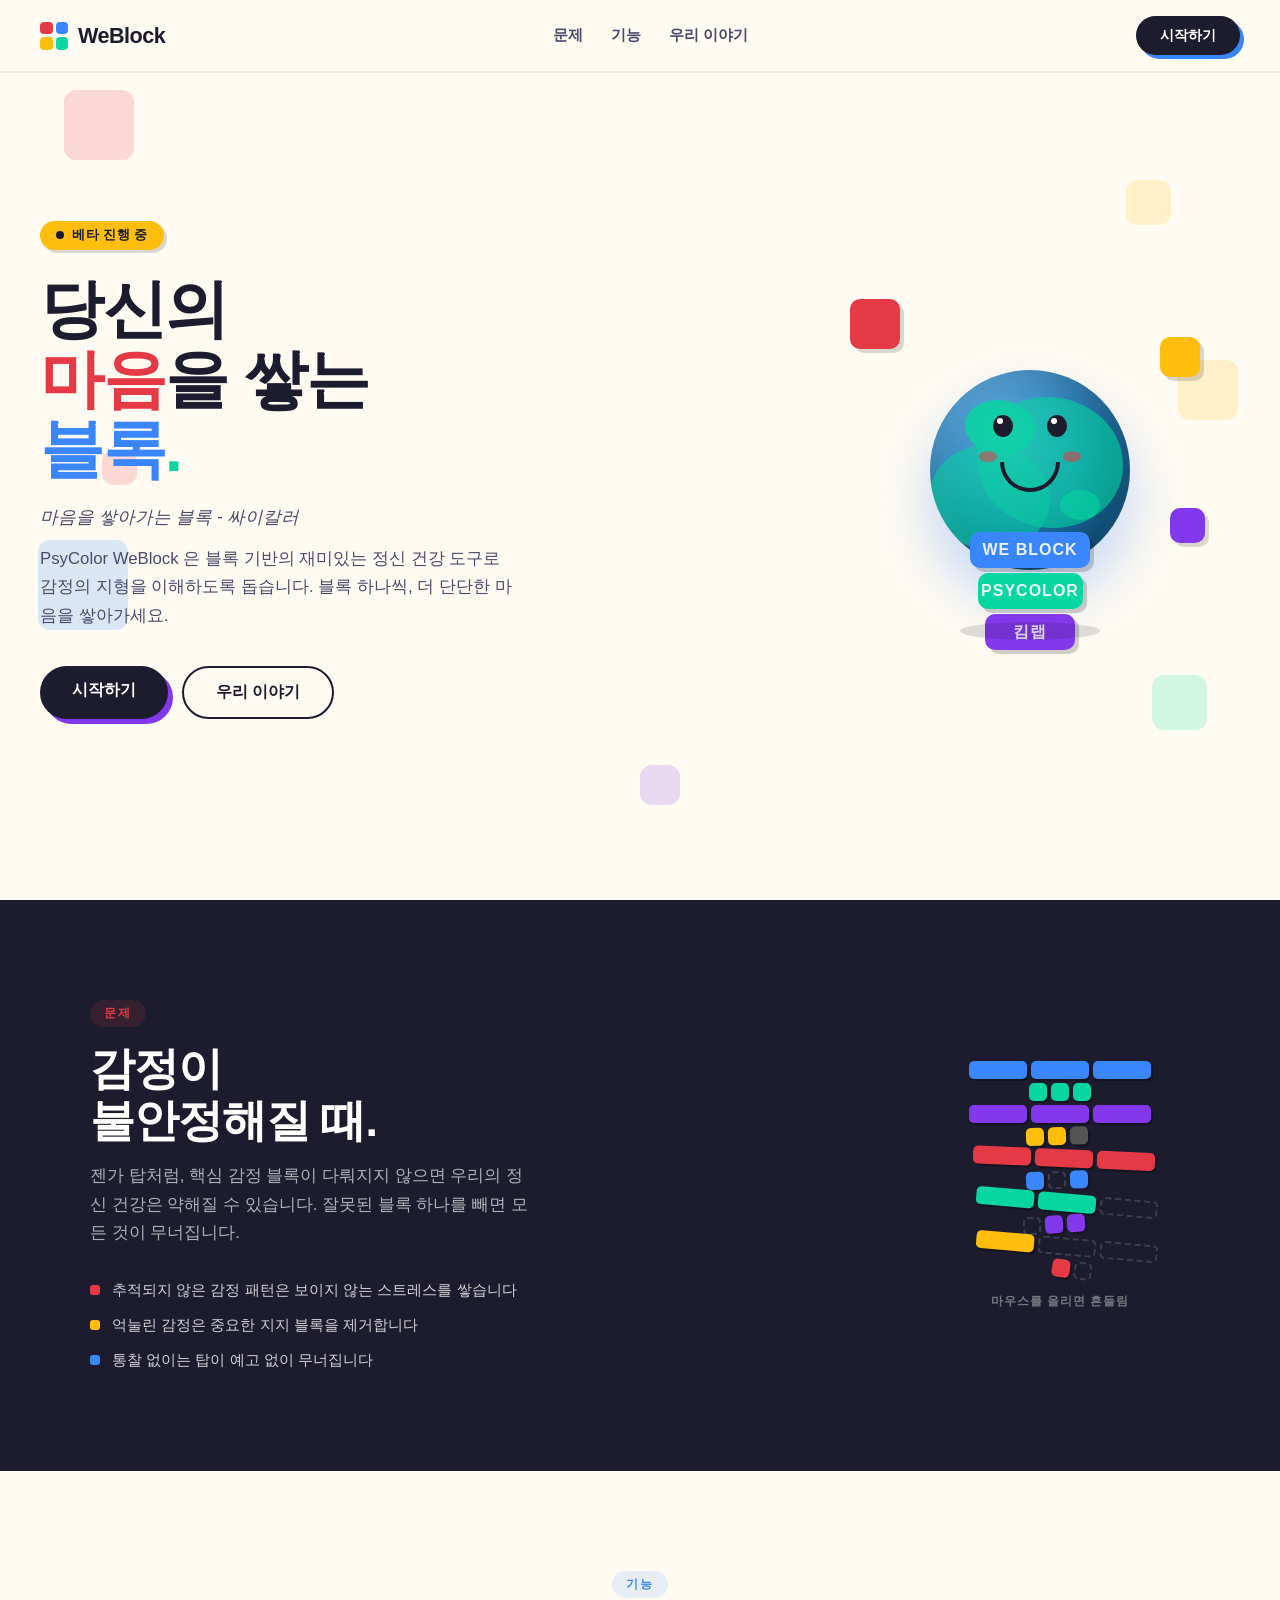
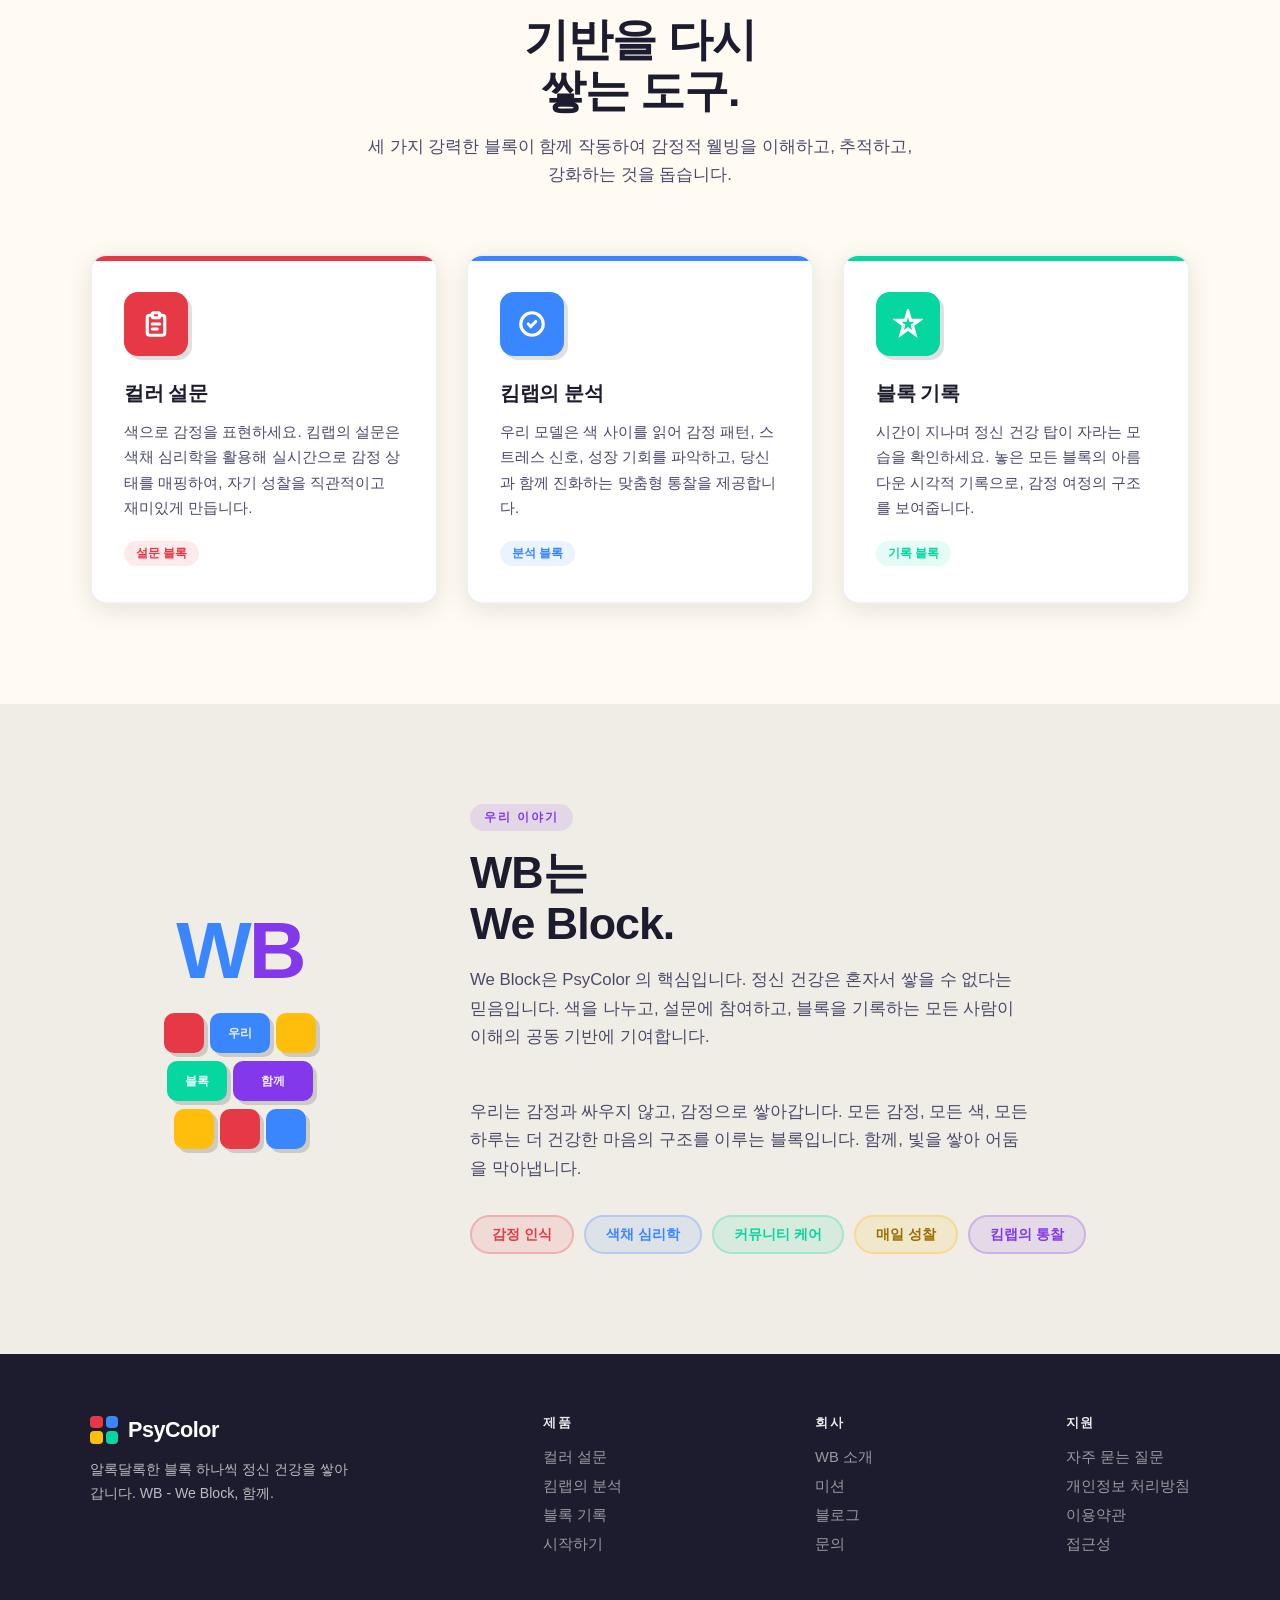
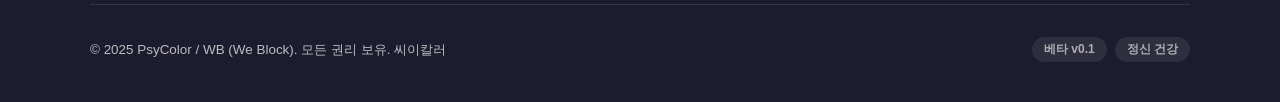
<file: index.html>
<!DOCTYPE html>
<html lang="ko">
<head>
  <meta charset="UTF-8" />
  <meta name="viewport" content="width=device-width, initial-scale=1.0" />
  <title>WeBlock - 당신의 마음을 쌓는 블록</title>
  <style>
    body.loading {
      margin: 0;
      min-height: 100vh;
      display: grid;
      place-items: center;
      font-family: 'Trebuchet MS', 'Gill Sans', 'Segoe UI', sans-serif;
      background: #FFFBF2;
      color: #1C1C2E;
    }
  </style>
</head>
<body class="loading">
  <p>로딩 중…</p>
  <script src="js/import-html.js" data-src="WeBlock_landing_v1.html"></script>
</body>
</html>
</file>
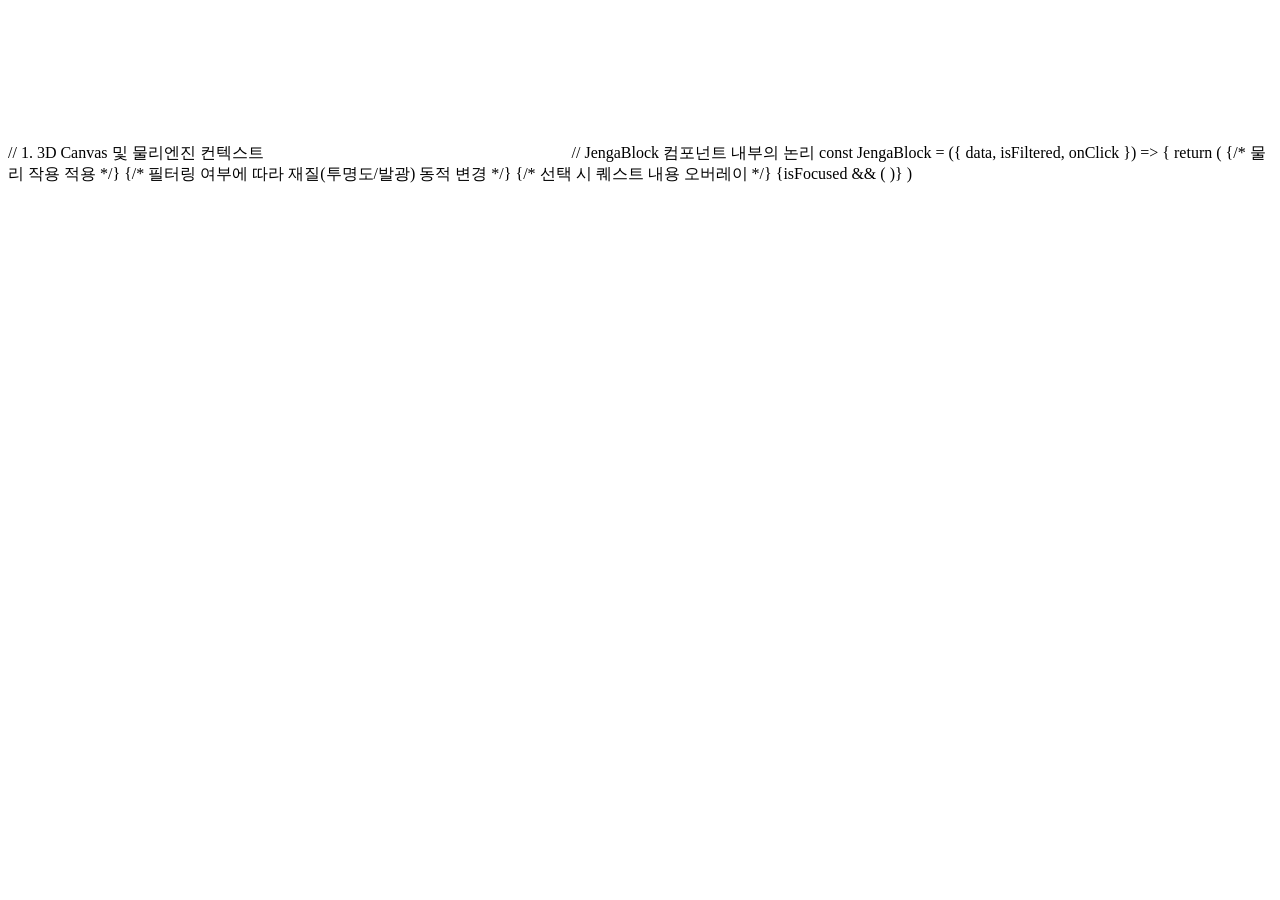
<file: 3d_test.html>
// 1. 3D Canvas 및 물리엔진 컨텍스트
<Canvas>
  <Physics>
    <JengaTower>
       // 2. Zustand 스토어에서 필터링 상태(selectedMembers) 구독
       // 3. 가족의 7일치 미션 데이터를 map으로 순회하며 Block 생성
       {blocks.map(block => (
          <JengaBlock 
             key={block.id} 
             data={block} 
             isFiltered={selectedMembers.includes(block.userId)} 
             onClick={() => focusToBlock(block.id)}
          />
       ))}
    </JengaTower>
  </Physics>
  <CameraControls />
</Canvas>

// JengaBlock 컴포넌트 내부의 논리
const JengaBlock = ({ data, isFiltered, onClick }) => {
  return (
    <RigidBody type="dynamic"> {/* 물리 작용 적용 */}
      <mesh onClick={onClick}>
         <boxGeometry />
         {/* 필터링 여부에 따라 재질(투명도/발광) 동적 변경 */}
         <meshStandardMaterial 
            color={data.color} 
            transparent={!isFiltered} 
            opacity={isFiltered ? 1 : 0.2} 
         />
      </mesh>
      {/* 선택 시 퀘스트 내용 오버레이 */}
      {isFocused && (
         <Html center>
            <QuestCard mission={data.mission} />
         </Html>
      )}
    </RigidBody>
  )
</file>
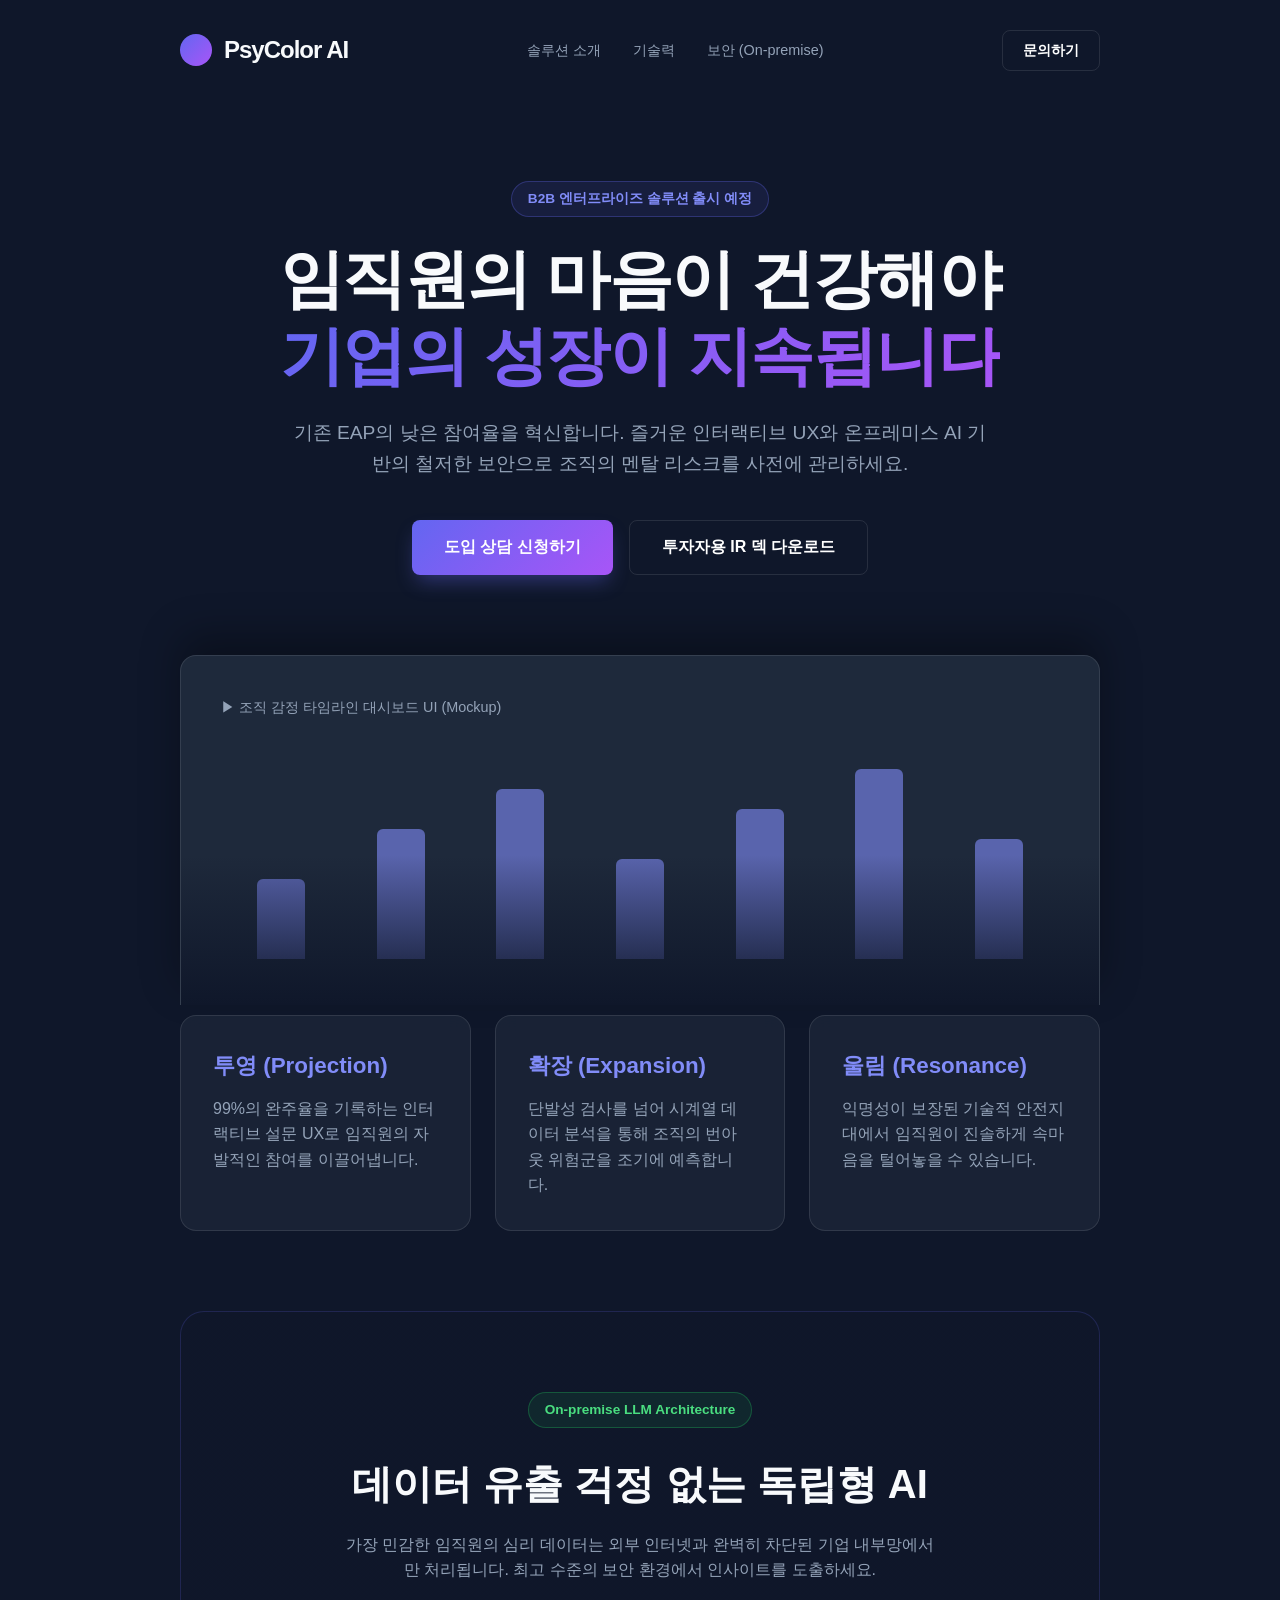
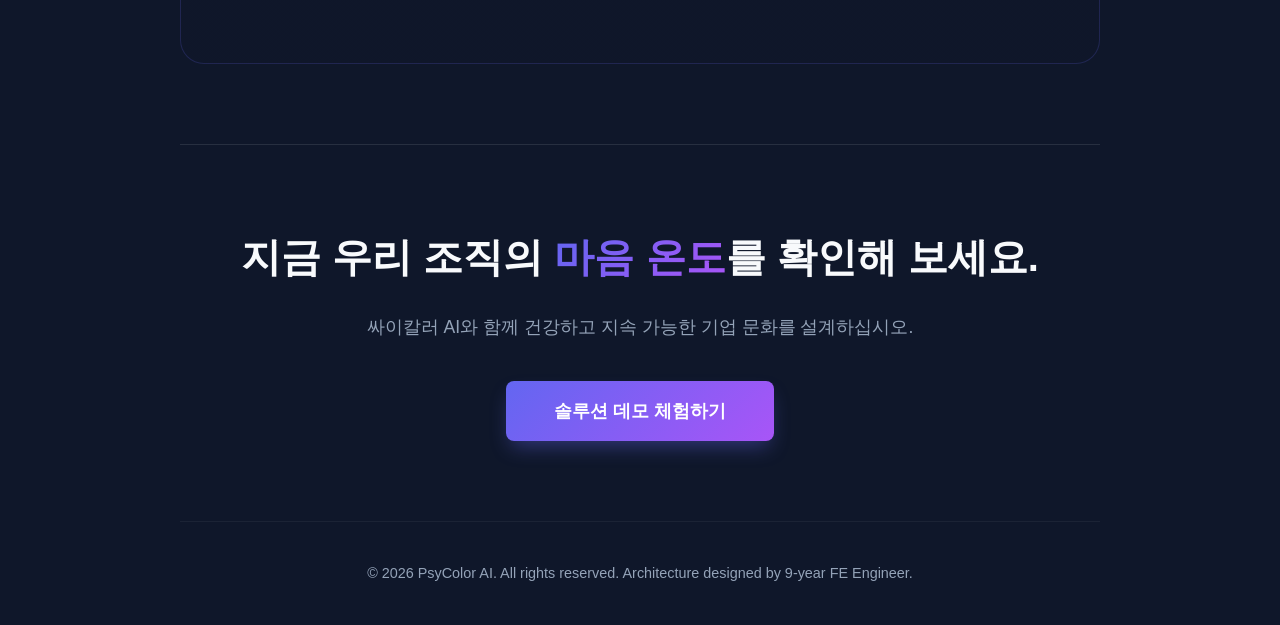
<file: mockup_v1.html>
<!DOCTYPE html>
<html lang="ko">
<head>
    <meta charset="UTF-8">
    <meta name="viewport" content="width=device-width, initial-scale=1.0">
    <title>싸이칼러 AI (PsyColor AI) - B2B 엔터프라이즈 솔루션</title>
    <style>
        /* Base Variables & Reset */
        :root {
            --bg-color: #0f172a;
            --surface-color: #1e293b;
            --primary-gradient: linear-gradient(135deg, #6366f1 0%, #a855f7 100%);
            --text-main: #f8fafc;
            --text-dim: #94a3b8;
            --accent: #818cf8;
            --glass-bg: rgba(30, 41, 59, 0.7);
            --glass-border: rgba(255, 255, 255, 0.1);
        }

        * {
            margin: 0;
            padding: 0;
            box-sizing: border-box;
            /* 웹 폰트 적용 (프리텐다드) */
            font-family: 'Pretendard', -apple-system, BlinkMacSystemFont, 'Segoe UI', Roboto, sans-serif;
        }

        body {
            background-color: var(--bg-color);
            color: var(--text-main);
            line-height: 1.6;
            -webkit-font-smoothing: antialiased;
        }

        /* Layout Container */
        .container {
            width: 100%;
            max-width: 1000px;
            margin: 0 auto;
            padding: 0 40px;
        }

        /* Navigation */
        header {
            padding: 30px 0;
            display: flex;
            justify-content: space-between;
            align-items: center;
        }

        .logo {
            font-size: 1.5rem;
            font-weight: 800;
            letter-spacing: -1px;
            display: flex;
            align-items: center;
        }

        .logo-icon {
            width: 32px;
            height: 32px;
            background: var(--primary-gradient);
            border-radius: 50%;
            margin-right: 12px;
        }

        .nav-links {
            display: flex;
            gap: 32px;
            font-size: 0.9rem;
            font-weight: 500;
            color: var(--text-dim);
        }

        .nav-links span { cursor: pointer; transition: color 0.2s; }
        .nav-links span:hover { color: var(--text-main); }

        /* Hero Section */
        .hero {
            padding: 80px 0 40px 0;
            text-align: center;
        }

        .badge {
            display: inline-block;
            padding: 6px 16px;
            background: rgba(99, 102, 241, 0.1);
            border: 1px solid rgba(99, 102, 241, 0.3);
            border-radius: 20px;
            font-size: 0.85rem;
            color: var(--accent);
            font-weight: 600;
            margin-bottom: 24px;
        }

        h1 {
            font-size: 4rem;
            font-weight: 800;
            line-height: 1.2;
            margin-bottom: 24px;
            letter-spacing: -1.5px;
        }

        .gradient-text {
            background: var(--primary-gradient);
            -webkit-background-clip: text;
            -webkit-text-fill-color: transparent;
        }

        .sub-copy {
            font-size: 1.2rem;
            color: var(--text-dim);
            max-width: 700px;
            margin: 0 auto 40px auto;
        }

        /* Buttons */
        .cta-group {
            display: flex;
            justify-content: center;
            gap: 16px;
        }

        .btn {
            padding: 16px 32px;
            border-radius: 8px;
            font-weight: 700;
            font-size: 1rem;
            text-decoration: none;
            cursor: pointer;
            transition: all 0.2s ease;
        }

        .btn-primary {
            background: var(--primary-gradient);
            color: white;
            box-shadow: 0 10px 20px -5px rgba(99, 102, 241, 0.4);
            border: none;
        }

        .btn-primary:hover {
            transform: translateY(-2px);
            box-shadow: 0 15px 25px -5px rgba(99, 102, 241, 0.5);
        }

        .btn-secondary {
            background: transparent;
            border: 1px solid var(--glass-border);
            color: white;
        }

        .btn-secondary:hover {
            background: rgba(255, 255, 255, 0.05);
        }

        /* Dashboard UI Mockup */
        .dashboard-mockup {
            margin-top: 80px;
            background: var(--surface-color);
            border-radius: 16px 16px 0 0;
            border: 1px solid var(--glass-border);
            border-bottom: none;
            padding: 40px;
            height: 350px;
            position: relative;
            overflow: hidden;
            box-shadow: 0 -20px 40px rgba(0,0,0,0.3);
        }

        .chart-container {
            display: flex;
            align-items: flex-end;
            justify-content: space-around;
            height: 200px;
            margin-top: 40px;
        }

        .bar {
            width: 48px;
            background: var(--accent);
            opacity: 0.6;
            border-radius: 6px 6px 0 0;
            position: relative;
        }
        
        /* 3 Pillar Features */
        .features-grid {
            display: grid;
            grid-template-columns: repeat(3, 1fr);
            gap: 24px;
            margin-top: -30px; /* Overlap with dashboard slightly */
            position: relative;
            z-index: 10;
            padding-bottom: 80px;
        }

        .feature-card {
            background: var(--glass-bg);
            backdrop-filter: blur(12px);
            -webkit-backdrop-filter: blur(12px);
            border: 1px solid var(--glass-border);
            padding: 32px;
            border-radius: 16px;
            transition: transform 0.3s ease;
        }

        .feature-card:hover { transform: translateY(-5px); }
        .feature-card h3 { font-size: 1.4rem; margin-bottom: 12px; color: var(--accent); }
        .feature-card p { font-size: 1rem; color: var(--text-dim); }

        /* Security Banner (On-premise) */
        .security-banner {
            background: linear-gradient(rgba(15, 23, 42, 0.8), rgba(15, 23, 42, 0.8)), url('https://images.unsplash.com/photo-1550751827-4bd374c3f58b?auto=format&fit=crop&q=80&w=1000');
            background-size: cover;
            background-position: center;
            padding: 80px 40px;
            border-radius: 24px;
            border: 1px solid rgba(99, 102, 241, 0.2);
            text-align: center;
            margin-bottom: 80px;
        }

        .security-banner h2 { font-size: 2.5rem; margin-bottom: 16px; }

        /* Footer CTA */
        .footer-cta {
            padding: 80px 0;
            text-align: center;
            border-top: 1px solid var(--glass-border);
        }
        
        .footer-cta h2 { font-size: 2.5rem; margin-bottom: 24px; }

        footer {
            padding: 40px 0;
            text-align: center;
            font-size: 0.9rem;
            color: var(--text-dim);
            border-top: 1px solid rgba(255,255,255,0.05);
        }

        /* Responsive Design */
        @media (max-width: 768px) {
            h1 { font-size: 2.5rem; }
            .features-grid { grid-template-columns: 1fr; }
            .cta-group { flex-direction: column; }
            .nav-links { display: none; }
        }
    </style>
</head>
<body>
    <div class="container">
        <header>
            <div class="logo">
                <div class="logo-icon"></div>
                PsyColor AI
            </div>
            <div class="nav-links">
                <span>솔루션 소개</span>
                <span>기술력</span>
                <span>보안 (On-premise)</span>
            </div>
            <button class="btn btn-secondary" style="padding: 10px 20px; font-size: 0.9rem;">문의하기</button>
        </header>

        <section class="hero">
            <div class="badge">B2B 엔터프라이즈 솔루션 출시 예정</div>
            <h1>임직원의 마음이 건강해야<br><span class="gradient-text">기업의 성장이 지속됩니다</span></h1>
            <p class="sub-copy">기존 EAP의 낮은 참여율을 혁신합니다. 즐거운 인터랙티브 UX와 온프레미스 AI 기반의 철저한 보안으로 조직의 멘탈 리스크를 사전에 관리하세요.</p>
            <div class="cta-group">
                <button class="btn btn-primary">도입 상담 신청하기</button>
                <button class="btn btn-secondary">투자자용 IR 덱 다운로드</button>
            </div>

            <div class="dashboard-mockup">
                <div style="text-align: left; font-size: 0.9rem; color: var(--text-dim); margin-bottom: 20px;">
                    ▶ 조직 감정 타임라인 대시보드 UI (Mockup)
                </div>
                <div class="chart-container">
                    <div class="bar" style="height: 40%;"></div>
                    <div class="bar" style="height: 65%;"></div>
                    <div class="bar" style="height: 85%;"></div>
                    <div class="bar" style="height: 50%;"></div>
                    <div class="bar" style="height: 75%;"></div>
                    <div class="bar" style="height: 95%;"></div>
                    <div class="bar" style="height: 60%;"></div>
                </div>
                <div style="position: absolute; bottom: 0; left: 0; right: 0; height: 150px; background: linear-gradient(transparent, var(--bg-color));"></div>
            </div>
        </section>

        <section class="features-grid">
            <div class="feature-card">
                <h3>투영 (Projection)</h3>
                <p>99%의 완주율을 기록하는 인터랙티브 설문 UX로 임직원의 자발적인 참여를 이끌어냅니다.</p>
            </div>
            <div class="feature-card">
                <h3>확장 (Expansion)</h3>
                <p>단발성 검사를 넘어 시계열 데이터 분석을 통해 조직의 번아웃 위험군을 조기에 예측합니다.</p>
            </div>
            <div class="feature-card">
                <h3>울림 (Resonance)</h3>
                <p>익명성이 보장된 기술적 안전지대에서 임직원이 진솔하게 속마음을 털어놓을 수 있습니다.</p>
            </div>
        </section>

        <section class="security-banner">
            <div class="badge" style="background: rgba(34, 197, 94, 0.1); border-color: rgba(34, 197, 94, 0.3); color: #4ade80;">On-premise LLM Architecture</div>
            <h2>데이터 유출 걱정 없는 독립형 AI</h2>
            <p style="color: var(--text-dim); max-width: 600px; margin: 0 auto;">
                가장 민감한 임직원의 심리 데이터는 외부 인터넷과 완벽히 차단된 기업 내부망에서만 처리됩니다. 
                최고 수준의 보안 환경에서 인사이트를 도출하세요.
            </p>
        </section>

        <section class="footer-cta">
            <h2>지금 우리 조직의 <span class="gradient-text">마음 온도</span>를 확인해 보세요.</h2>
            <p style="color: var(--text-dim); margin-bottom: 40px; font-size: 1.1rem;">싸이칼러 AI와 함께 건강하고 지속 가능한 기업 문화를 설계하십시오.</p>
            <button class="btn btn-primary" style="padding: 18px 48px; font-size: 1.1rem;">솔루션 데모 체험하기</button>
        </section>

        <footer>
            &copy; 2026 PsyColor AI. All rights reserved. Architecture designed by 9-year FE Engineer.
        </footer>
    </div>
</body>
</html>
</file>
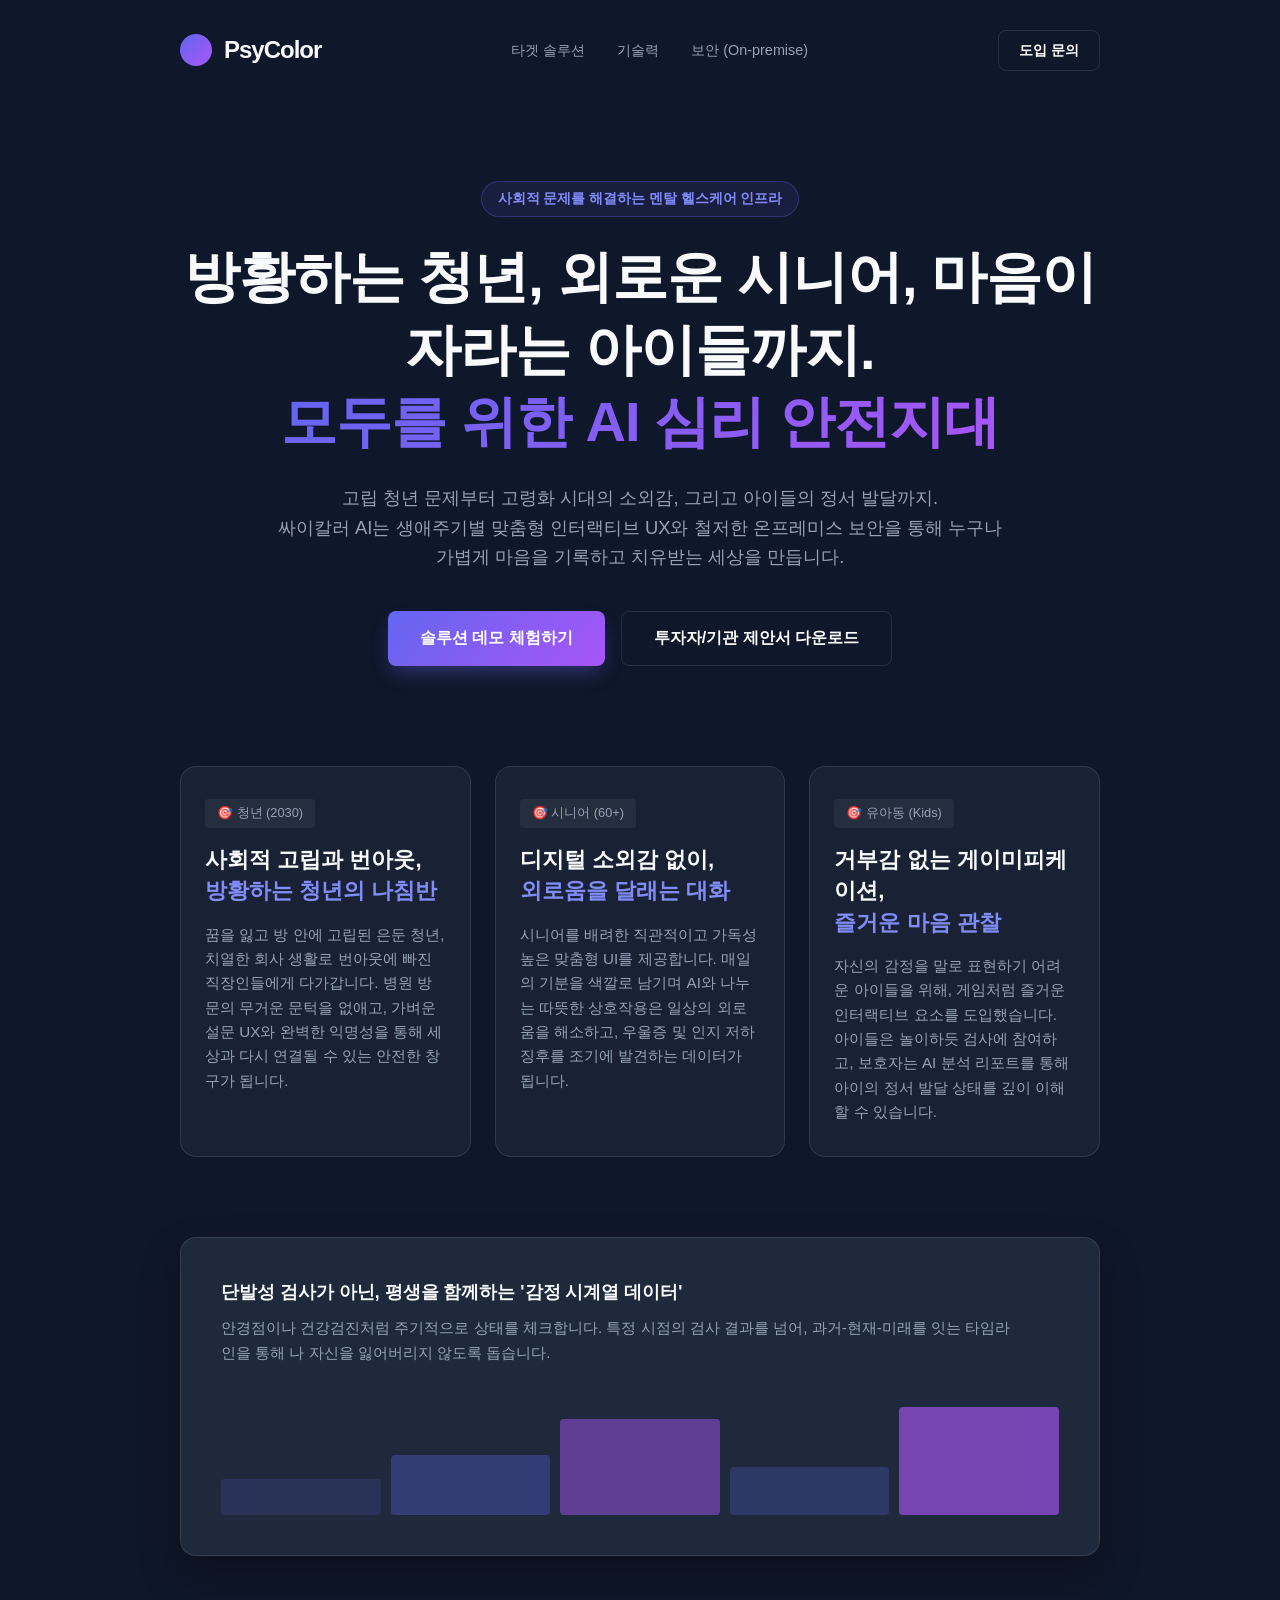
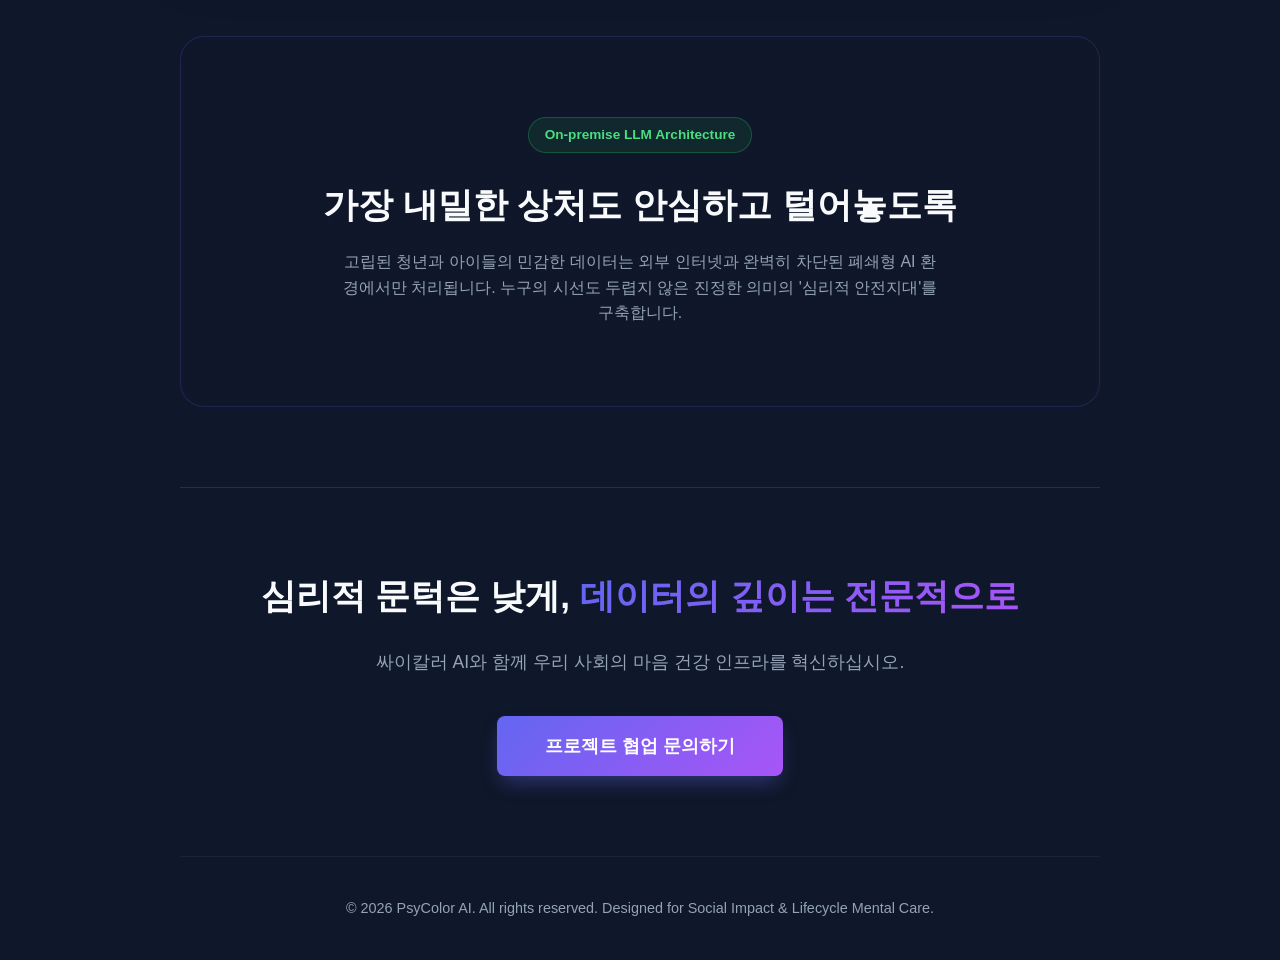
<file: mockup_v2.html>
<!DOCTYPE html>
<html lang="ko">
<head>
    <meta charset="UTF-8">
    <meta name="viewport" content="width=device-width, initial-scale=1.0">
    <title>싸이칼러 AI (PsyColor AI) - 생애주기 맞춤형 마음 건강 솔루션</title>
    <style>
        /* Base Variables & Reset */
        :root {
            --bg-color: #0f172a;
            --surface-color: #1e293b;
            --primary-gradient: linear-gradient(135deg, #6366f1 0%, #a855f7 100%);
            --text-main: #f8fafc;
            --text-dim: #94a3b8;
            --accent: #818cf8;
            --glass-bg: rgba(30, 41, 59, 0.7);
            --glass-border: rgba(255, 255, 255, 0.1);
        }

        * {
            margin: 0;
            padding: 0;
            box-sizing: border-box;
            font-family: 'Pretendard', -apple-system, BlinkMacSystemFont, 'Segoe UI', Roboto, sans-serif;
        }

        body {
            background-color: var(--bg-color);
            color: var(--text-main);
            line-height: 1.6;
            -webkit-font-smoothing: antialiased;
        }

        .container {
            width: 100%;
            max-width: 1000px;
            margin: 0 auto;
            padding: 0 40px;
        }

        /* Navigation */
        header {
            padding: 30px 0;
            display: flex;
            justify-content: space-between;
            align-items: center;
        }

        .logo {
            font-size: 1.5rem;
            font-weight: 800;
            letter-spacing: -1px;
            display: flex;
            align-items: center;
        }

        .logo-icon {
            width: 32px;
            height: 32px;
            background: var(--primary-gradient);
            border-radius: 50%;
            margin-right: 12px;
        }

        .nav-links {
            display: flex;
            gap: 32px;
            font-size: 0.9rem;
            font-weight: 500;
            color: var(--text-dim);
        }

        .nav-links span { cursor: pointer; transition: color 0.2s; }
        .nav-links span:hover { color: var(--text-main); }

        /* Hero Section */
        .hero {
            padding: 80px 0 40px 0;
            text-align: center;
        }

        .badge {
            display: inline-block;
            padding: 6px 16px;
            background: rgba(99, 102, 241, 0.1);
            border: 1px solid rgba(99, 102, 241, 0.3);
            border-radius: 20px;
            font-size: 0.85rem;
            color: var(--accent);
            font-weight: 600;
            margin-bottom: 24px;
        }

        h1 {
            font-size: 3.5rem;
            font-weight: 800;
            line-height: 1.3;
            margin-bottom: 24px;
            letter-spacing: -1px;
            word-break: keep-all;
        }

        .gradient-text {
            background: var(--primary-gradient);
            -webkit-background-clip: text;
            -webkit-text-fill-color: transparent;
        }

        .sub-copy {
            font-size: 1.15rem;
            color: var(--text-dim);
            max-width: 750px;
            margin: 0 auto 40px auto;
            word-break: keep-all;
        }

        /* Buttons */
        .cta-group {
            display: flex;
            justify-content: center;
            gap: 16px;
        }

        .btn {
            padding: 16px 32px;
            border-radius: 8px;
            font-weight: 700;
            font-size: 1rem;
            text-decoration: none;
            cursor: pointer;
            transition: all 0.2s ease;
        }

        .btn-primary {
            background: var(--primary-gradient);
            color: white;
            box-shadow: 0 10px 20px -5px rgba(99, 102, 241, 0.4);
            border: none;
        }

        .btn-secondary {
            background: transparent;
            border: 1px solid var(--glass-border);
            color: white;
        }

        /* Target Audience Section (3 Pillars replaced) */
        .features-grid {
            display: grid;
            grid-template-columns: repeat(3, 1fr);
            gap: 24px;
            margin-top: 60px;
            position: relative;
            z-index: 10;
            padding-bottom: 80px;
        }

        .feature-card {
            background: var(--glass-bg);
            backdrop-filter: blur(12px);
            -webkit-backdrop-filter: blur(12px);
            border: 1px solid var(--glass-border);
            padding: 32px 24px;
            border-radius: 16px;
            text-align: left;
        }

        .target-tag {
            display: inline-block;
            padding: 4px 12px;
            background: rgba(255, 255, 255, 0.05);
            border-radius: 4px;
            font-size: 0.8rem;
            color: var(--text-dim);
            margin-bottom: 16px;
        }

        .feature-card h3 { 
            font-size: 1.4rem; 
            margin-bottom: 16px; 
            color: var(--text-main); 
            line-height: 1.4;
        }

        .feature-card p { 
            font-size: 0.95rem; 
            color: var(--text-dim); 
            line-height: 1.6;
        }

        /* Timeline Dashboard Graphic */
        .dashboard-mockup {
            background: var(--surface-color);
            border-radius: 16px;
            border: 1px solid var(--glass-border);
            padding: 40px;
            height: auto;
            position: relative;
            overflow: hidden;
            box-shadow: 0 20px 40px rgba(0,0,0,0.3);
            margin-bottom: 80px;
        }

        .security-banner {
            background: linear-gradient(rgba(15, 23, 42, 0.85), rgba(15, 23, 42, 0.85)), url('https://images.unsplash.com/photo-1550751827-4bd374c3f58b?auto=format&fit=crop&q=80&w=1000');
            background-size: cover;
            background-position: center;
            padding: 80px 40px;
            border-radius: 24px;
            border: 1px solid rgba(99, 102, 241, 0.2);
            text-align: center;
            margin-bottom: 80px;
        }

        .security-banner h2 { font-size: 2.2rem; margin-bottom: 16px; }

        /* Footer CTA */
        .footer-cta {
            padding: 80px 0;
            text-align: center;
            border-top: 1px solid var(--glass-border);
        }
        
        .footer-cta h2 { font-size: 2.2rem; margin-bottom: 24px; }

        footer {
            padding: 40px 0;
            text-align: center;
            font-size: 0.9rem;
            color: var(--text-dim);
            border-top: 1px solid rgba(255,255,255,0.05);
        }
    </style>
</head>
<body>
    <div class="container">
        <!-- Header -->
        <header>
            <div class="logo">
                <div class="logo-icon"></div>
                PsyColor
            </div>
            <div class="nav-links">
                <span>타겟 솔루션</span>
                <span>기술력</span>
                <span>보안 (On-premise)</span>
            </div>
            <button class="btn btn-secondary" style="padding: 10px 20px; font-size: 0.9rem;">도입 문의</button>
        </header>

        <!-- Hero Section -->
        <section class="hero">
            <div class="badge">사회적 문제를 해결하는 멘탈 헬스케어 인프라</div>
            <h1>
                방황하는 청년, 외로운 시니어, 마음이 자라는 아이들까지.<br>
                <span class="gradient-text">모두를 위한 AI 심리 안전지대</span>
            </h1>
            <p class="sub-copy">
                고립 청년 문제부터 고령화 시대의 소외감, 그리고 아이들의 정서 발달까지.<br>
                싸이칼러 AI는 생애주기별 맞춤형 인터랙티브 UX와 철저한 온프레미스 보안을 통해 누구나 가볍게 마음을 기록하고 치유받는 세상을 만듭니다.
            </p>
            <div class="cta-group">
                <button class="btn btn-primary">솔루션 데모 체험하기</button>
                <button class="btn btn-secondary">투자자/기관 제안서 다운로드</button>
            </div>
        </section>

        <!-- Target Audiences Section (3 Pillars) -->
        <section class="features-grid">
            <div class="feature-card">
                <div class="target-tag">🎯 청년 (2030)</div>
                <h3>사회적 고립과 번아웃,<br><span style="color: var(--accent);">방황하는 청년의 나침반</span></h3>
                <p>꿈을 잃고 방 안에 고립된 은둔 청년, 치열한 회사 생활로 번아웃에 빠진 직장인들에게 다가갑니다. 병원 방문의 무거운 문턱을 없애고, 가벼운 설문 UX와 완벽한 익명성을 통해 세상과 다시 연결될 수 있는 안전한 창구가 됩니다.</p>
            </div>
            <div class="feature-card">
                <div class="target-tag">🎯 시니어 (60+)</div>
                <h3>디지털 소외감 없이,<br><span style="color: var(--accent);">외로움을 달래는 대화</span></h3>
                <p>시니어를 배려한 직관적이고 가독성 높은 맞춤형 UI를 제공합니다. 매일의 기분을 색깔로 남기며 AI와 나누는 따뜻한 상호작용은 일상의 외로움을 해소하고, 우울증 및 인지 저하 징후를 조기에 발견하는 데이터가 됩니다.</p>
            </div>
            <div class="feature-card">
                <div class="target-tag">🎯 유아동 (Kids)</div>
                <h3>거부감 없는 게이미피케이션,<br><span style="color: var(--accent);">즐거운 마음 관찰</span></h3>
                <p>자신의 감정을 말로 표현하기 어려운 아이들을 위해, 게임처럼 즐거운 인터랙티브 요소를 도입했습니다. 아이들은 놀이하듯 검사에 참여하고, 보호자는 AI 분석 리포트를 통해 아이의 정서 발달 상태를 깊이 이해할 수 있습니다.</p>
            </div>
        </section>

        <!-- Data/Tracking Banner -->
        <div class="dashboard-mockup">
            <div style="text-align: left; font-size: 1.1rem; font-weight: bold; margin-bottom: 10px;">
                단발성 검사가 아닌, 평생을 함께하는 '감정 시계열 데이터'
            </div>
            <p style="color: var(--text-dim); font-size: 0.95rem; margin-bottom: 30px; max-width: 800px;">
                안경점이나 건강검진처럼 주기적으로 상태를 체크합니다. 특정 시점의 검사 결과를 넘어, 과거-현재-미래를 잇는 타임라인을 통해 나 자신을 잃어버리지 않도록 돕습니다.
            </p>
            <div style="display: flex; gap: 10px; align-items: flex-end; height: 120px; opacity: 0.8;">
                <div style="width: 100%; background: rgba(99,102,241,0.2); height: 30%; border-radius: 4px;"></div>
                <div style="width: 100%; background: rgba(99,102,241,0.4); height: 50%; border-radius: 4px;"></div>
                <div style="width: 100%; background: rgba(168,85,247,0.6); height: 80%; border-radius: 4px;"></div>
                <div style="width: 100%; background: rgba(99,102,241,0.3); height: 40%; border-radius: 4px;"></div>
                <div style="width: 100%; background: rgba(168,85,247,0.8); height: 90%; border-radius: 4px;"></div>
            </div>
        </div>

        <!-- Security Highlight -->
        <section class="security-banner">
            <div class="badge" style="background: rgba(34, 197, 94, 0.1); border-color: rgba(34, 197, 94, 0.3); color: #4ade80;">On-premise LLM Architecture</div>
            <h2>가장 내밀한 상처도 안심하고 털어놓도록</h2>
            <p style="color: var(--text-dim); max-width: 600px; margin: 0 auto;">
                고립된 청년과 아이들의 민감한 데이터는 외부 인터넷과 완벽히 차단된 폐쇄형 AI 환경에서만 처리됩니다. 
                누구의 시선도 두렵지 않은 진정한 의미의 '심리적 안전지대'를 구축합니다.
            </p>
        </section>

        <!-- Bottom CTA -->
        <section class="footer-cta">
            <h2>심리적 문턱은 낮게, <span class="gradient-text">데이터의 깊이는 전문적으로</span></h2>
            <p style="color: var(--text-dim); margin-bottom: 40px; font-size: 1.1rem;">싸이칼러 AI와 함께 우리 사회의 마음 건강 인프라를 혁신하십시오.</p>
            <button class="btn btn-primary" style="padding: 18px 48px; font-size: 1.1rem;">프로젝트 협업 문의하기</button>
        </section>

        <!-- Footer -->
        <footer>
            &copy; 2026 PsyColor AI. All rights reserved. Designed for Social Impact & Lifecycle Mental Care.
        </footer>
    </div>
</body>
</html>
</file>
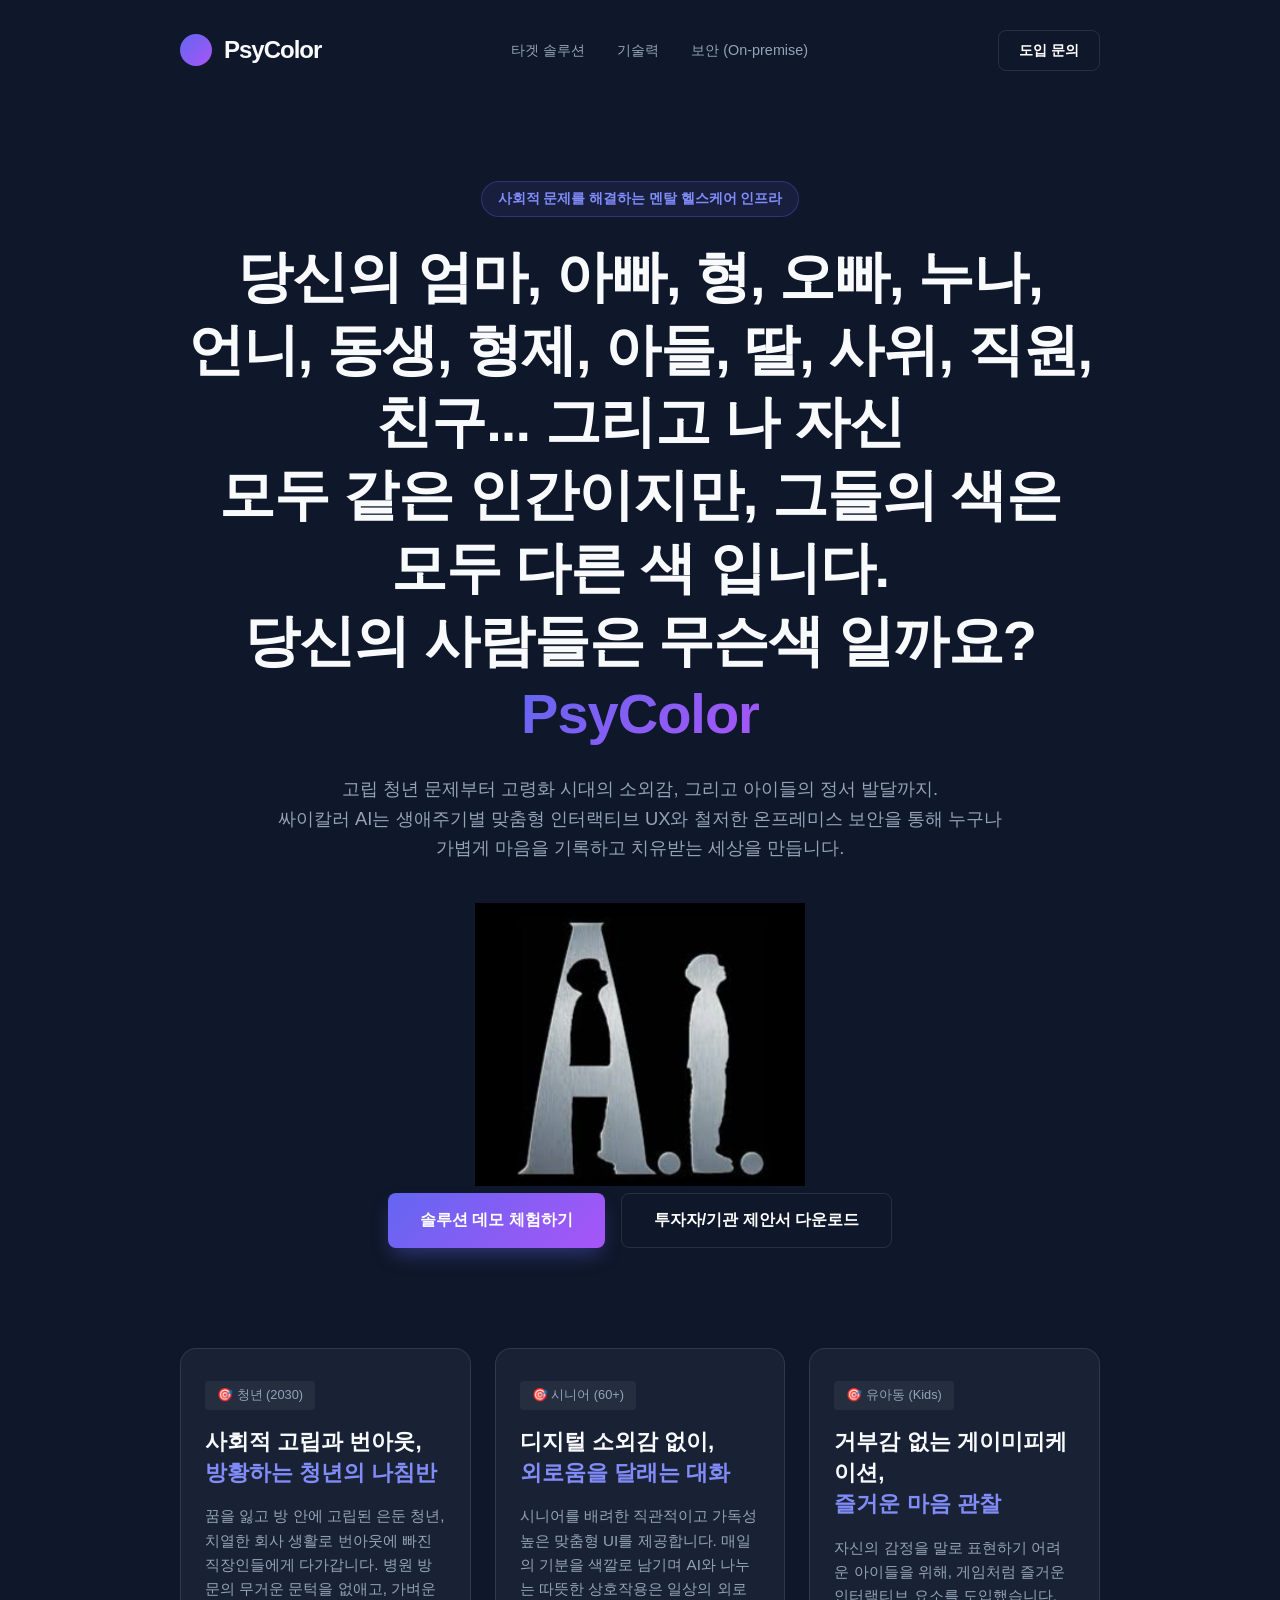
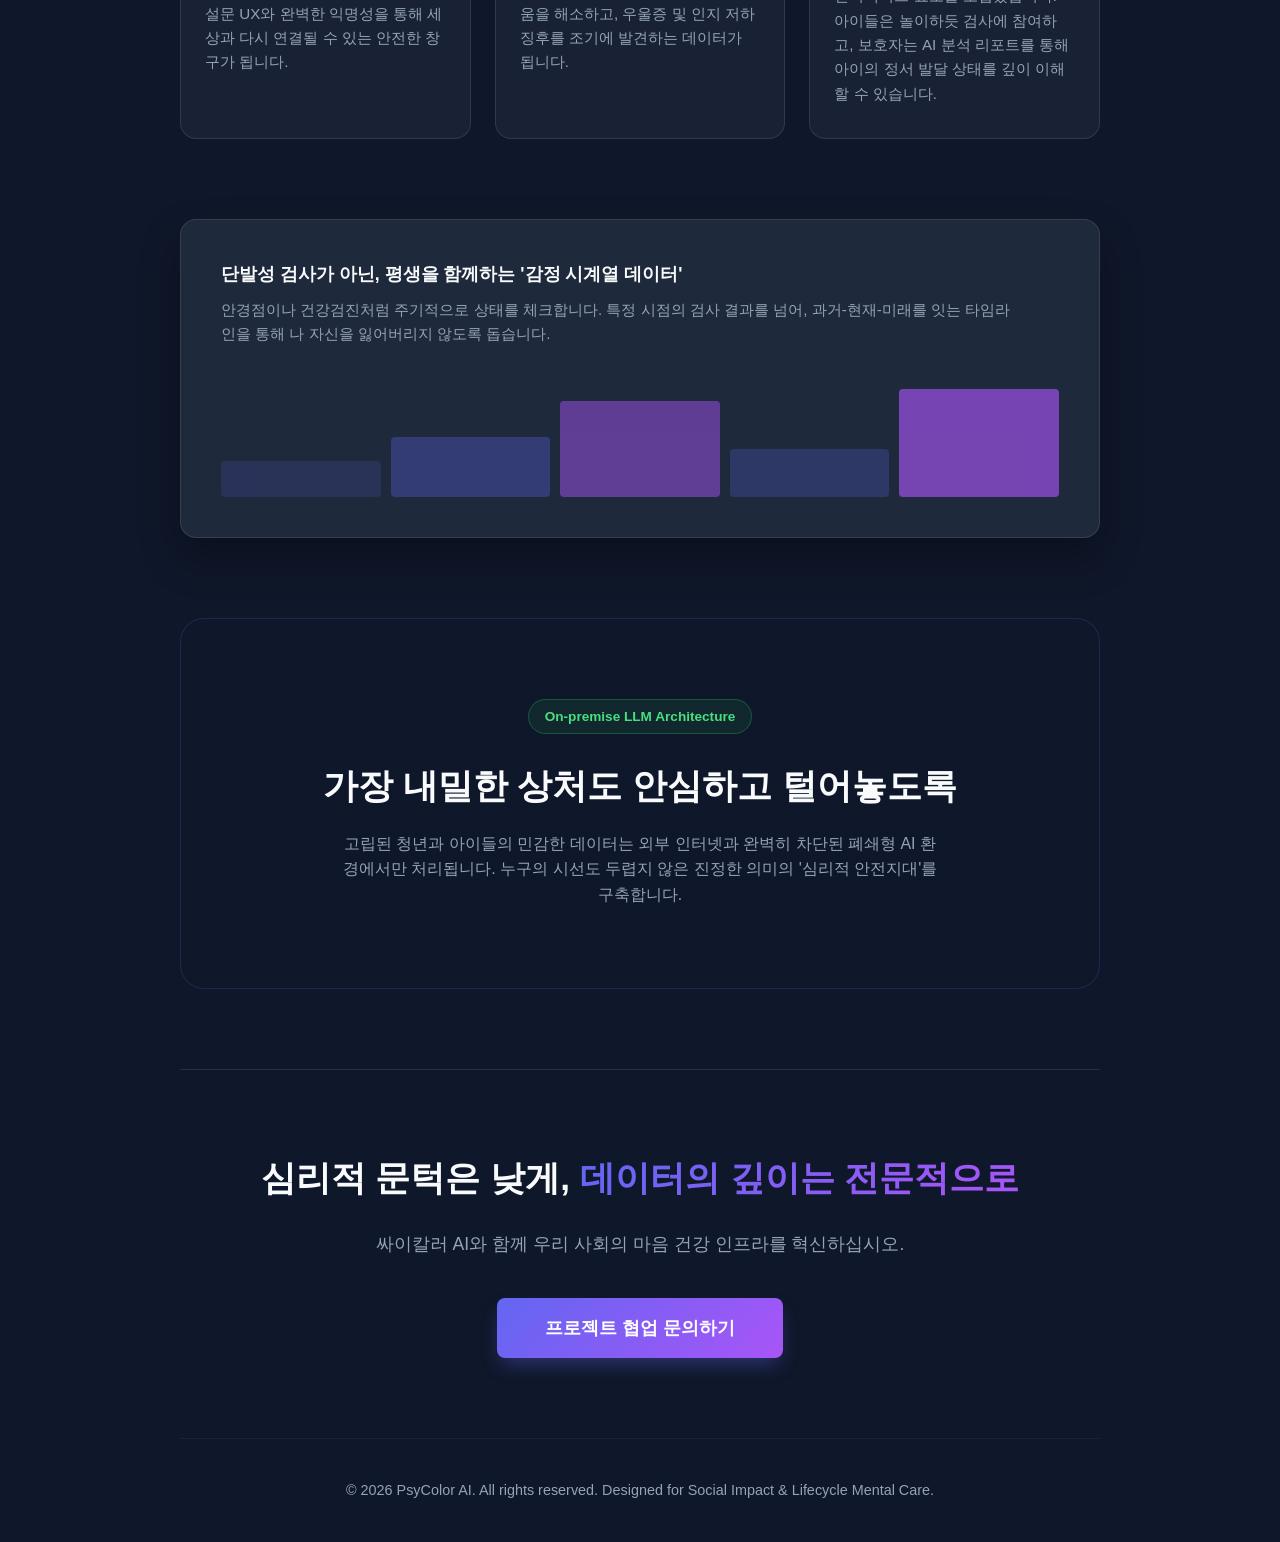
<file: mockup_v3.html>
<!DOCTYPE html>
<html lang="ko">
<head>
    <meta charset="UTF-8">
    <meta name="viewport" content="width=device-width, initial-scale=1.0">
    <title>싸이칼러 AI (PsyColor AI) - 생애주기 맞춤형 마음 건강 솔루션</title>
    <link rel="stylesheet" href="css/psycolor_landing_mockup_v3.css">
</head>
<body>
    <div class="container">
        <!-- Header -->
        <header>
            <div class="logo">
                <div class="logo-icon"></div>
                PsyColor
            </div>
            <div class="nav-links">
                <span>타겟 솔루션</span>
                <span>기술력</span>
                <span>보안 (On-premise)</span>
            </div>
            <button class="btn btn-secondary" style="padding: 10px 20px; font-size: 0.9rem;">도입 문의</button>
        </header>

        <!-- Hero Section -->
        <section class="hero">
            <div class="badge">사회적 문제를 해결하는 멘탈 헬스케어 인프라</div>
            <h1>
                당신의 엄마, 아빠, 형, 오빠, 누나, 언니, 동생, 형제, 아들, 딸, 사위, 직원, 친구... 그리고 나 자신<br>
                모두 같은 인간이지만, 그들의 색은 모두 다른 색 입니다.<br>
                당신의 사람들은 무슨색 일까요?<br>
                <span class="gradient-text">PsyColor</span>
            </h1>
            <p class="sub-copy">
                고립 청년 문제부터 고령화 시대의 소외감, 그리고 아이들의 정서 발달까지.<br>
                싸이칼러 AI는 생애주기별 맞춤형 인터랙티브 UX와 철저한 온프레미스 보안을 통해 누구나 가볍게 마음을 기록하고 치유받는 세상을 만듭니다.
            </p>
            <img src="images/ai_image.jpeg" alt="PsyColor AI" class="hero-image">
            <div class="cta-group">
                <button class="btn btn-primary">솔루션 데모 체험하기</button>
                <button class="btn btn-secondary">투자자/기관 제안서 다운로드</button>
            </div>
        </section>

        <!-- Target Audiences Section (3 Pillars) -->
        <section class="features-grid">
            <div class="feature-card">
                <div class="target-tag">🎯 청년 (2030)</div>
                <h3>사회적 고립과 번아웃,<br><span style="color: var(--accent);">방황하는 청년의 나침반</span></h3>
                <p>꿈을 잃고 방 안에 고립된 은둔 청년, 치열한 회사 생활로 번아웃에 빠진 직장인들에게 다가갑니다. 병원 방문의 무거운 문턱을 없애고, 가벼운 설문 UX와 완벽한 익명성을 통해 세상과 다시 연결될 수 있는 안전한 창구가 됩니다.</p>
            </div>
            <div class="feature-card">
                <div class="target-tag">🎯 시니어 (60+)</div>
                <h3>디지털 소외감 없이,<br><span style="color: var(--accent);">외로움을 달래는 대화</span></h3>
                <p>시니어를 배려한 직관적이고 가독성 높은 맞춤형 UI를 제공합니다. 매일의 기분을 색깔로 남기며 AI와 나누는 따뜻한 상호작용은 일상의 외로움을 해소하고, 우울증 및 인지 저하 징후를 조기에 발견하는 데이터가 됩니다.</p>
            </div>
            <div class="feature-card">
                <div class="target-tag">🎯 유아동 (Kids)</div>
                <h3>거부감 없는 게이미피케이션,<br><span style="color: var(--accent);">즐거운 마음 관찰</span></h3>
                <p>자신의 감정을 말로 표현하기 어려운 아이들을 위해, 게임처럼 즐거운 인터랙티브 요소를 도입했습니다. 아이들은 놀이하듯 검사에 참여하고, 보호자는 AI 분석 리포트를 통해 아이의 정서 발달 상태를 깊이 이해할 수 있습니다.</p>
            </div>
        </section>

        <!-- Data/Tracking Banner -->
        <div class="dashboard-mockup">
            <div style="text-align: left; font-size: 1.1rem; font-weight: bold; margin-bottom: 10px;">
                단발성 검사가 아닌, 평생을 함께하는 '감정 시계열 데이터'
            </div>
            <p style="color: var(--text-dim); font-size: 0.95rem; margin-bottom: 30px; max-width: 800px;">
                안경점이나 건강검진처럼 주기적으로 상태를 체크합니다. 특정 시점의 검사 결과를 넘어, 과거-현재-미래를 잇는 타임라인을 통해 나 자신을 잃어버리지 않도록 돕습니다.
            </p>
            <div style="display: flex; gap: 10px; align-items: flex-end; height: 120px; opacity: 0.8;">
                <div style="width: 100%; background: rgba(99,102,241,0.2); height: 30%; border-radius: 4px;"></div>
                <div style="width: 100%; background: rgba(99,102,241,0.4); height: 50%; border-radius: 4px;"></div>
                <div style="width: 100%; background: rgba(168,85,247,0.6); height: 80%; border-radius: 4px;"></div>
                <div style="width: 100%; background: rgba(99,102,241,0.3); height: 40%; border-radius: 4px;"></div>
                <div style="width: 100%; background: rgba(168,85,247,0.8); height: 90%; border-radius: 4px;"></div>
            </div>
        </div>

        <!-- Security Highlight -->
        <section class="security-banner">
            <div class="badge" style="background: rgba(34, 197, 94, 0.1); border-color: rgba(34, 197, 94, 0.3); color: #4ade80;">On-premise LLM Architecture</div>
            <h2>가장 내밀한 상처도 안심하고 털어놓도록</h2>
            <p style="color: var(--text-dim); max-width: 600px; margin: 0 auto;">
                고립된 청년과 아이들의 민감한 데이터는 외부 인터넷과 완벽히 차단된 폐쇄형 AI 환경에서만 처리됩니다. 
                누구의 시선도 두렵지 않은 진정한 의미의 '심리적 안전지대'를 구축합니다.
            </p>
        </section>

        <!-- Bottom CTA -->
        <section class="footer-cta">
            <h2>심리적 문턱은 낮게, <span class="gradient-text">데이터의 깊이는 전문적으로</span></h2>
            <p style="color: var(--text-dim); margin-bottom: 40px; font-size: 1.1rem;">싸이칼러 AI와 함께 우리 사회의 마음 건강 인프라를 혁신하십시오.</p>
            <button class="btn btn-primary" style="padding: 18px 48px; font-size: 1.1rem;">프로젝트 협업 문의하기</button>
        </section>

        <!-- Footer -->
        <footer>
            &copy; 2026 PsyColor AI. All rights reserved. Designed for Social Impact & Lifecycle Mental Care.
        </footer>
    </div>
</body>
</html>
</file>
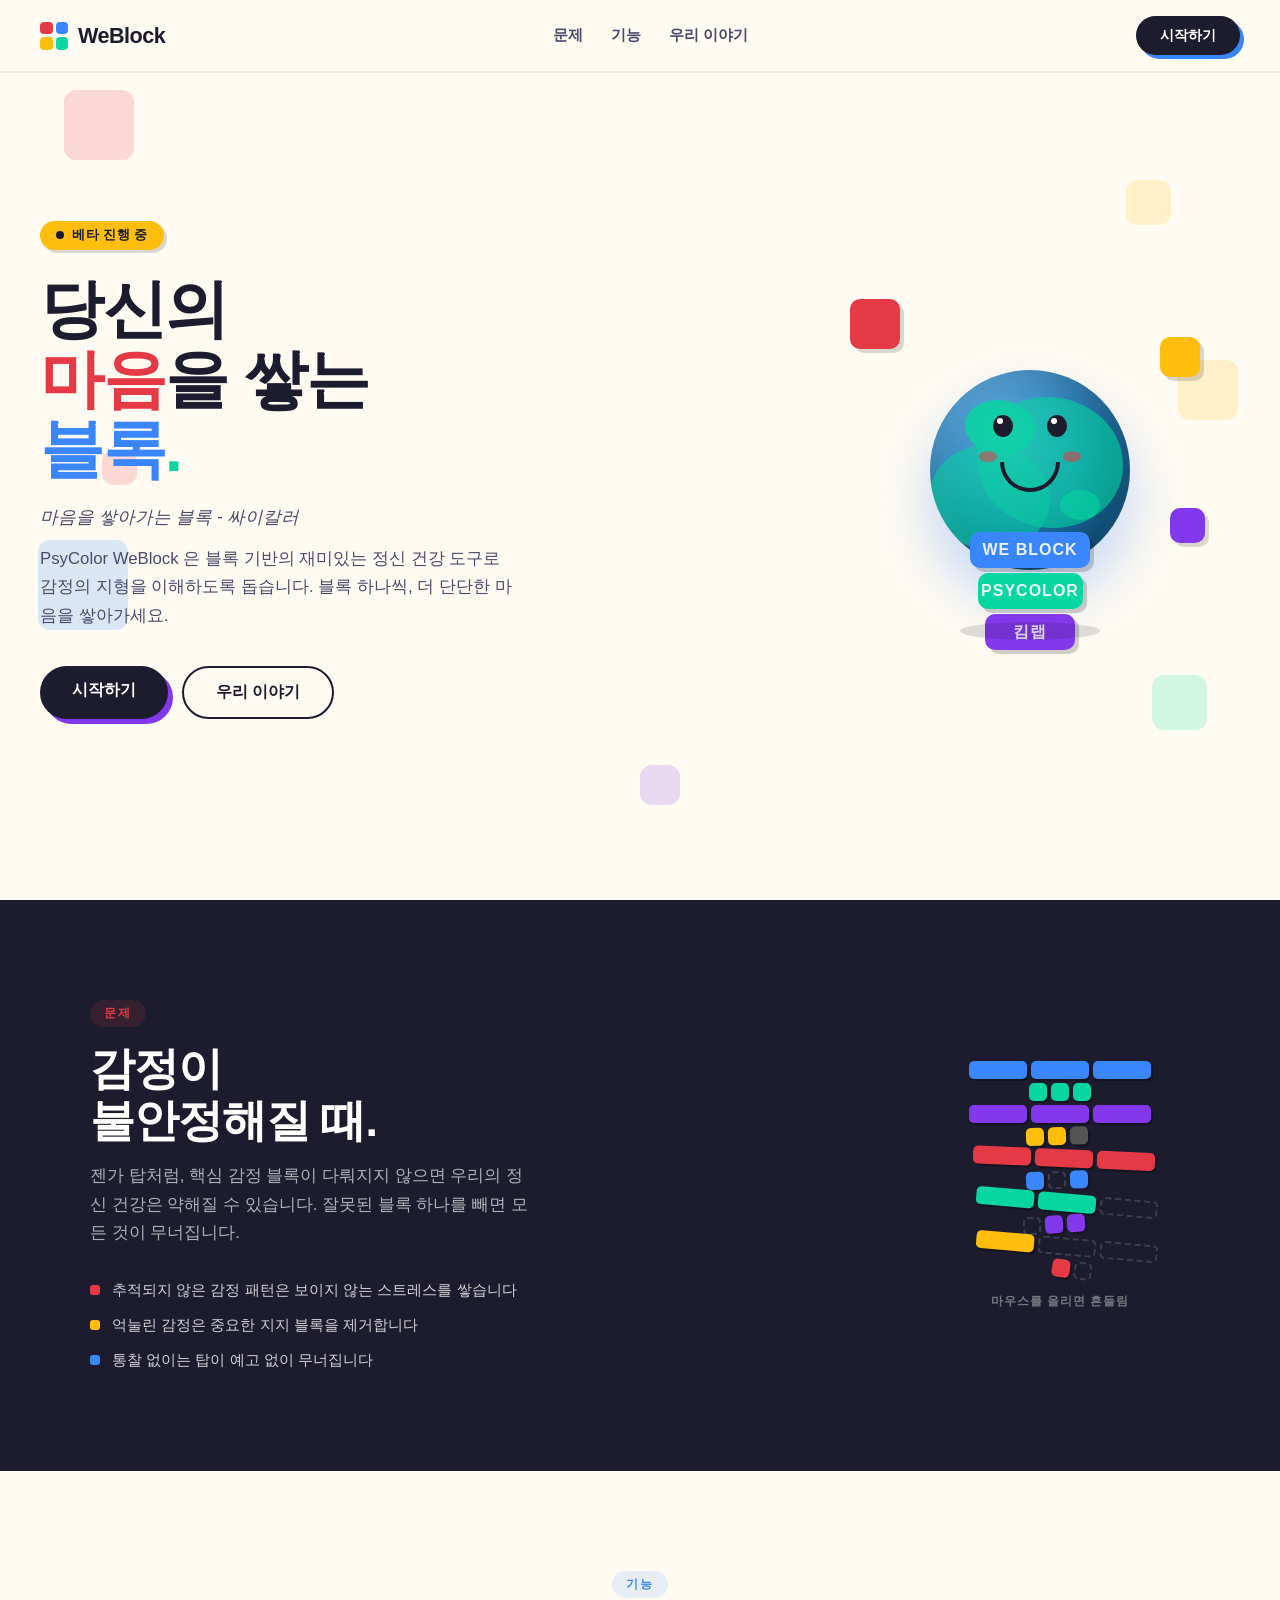
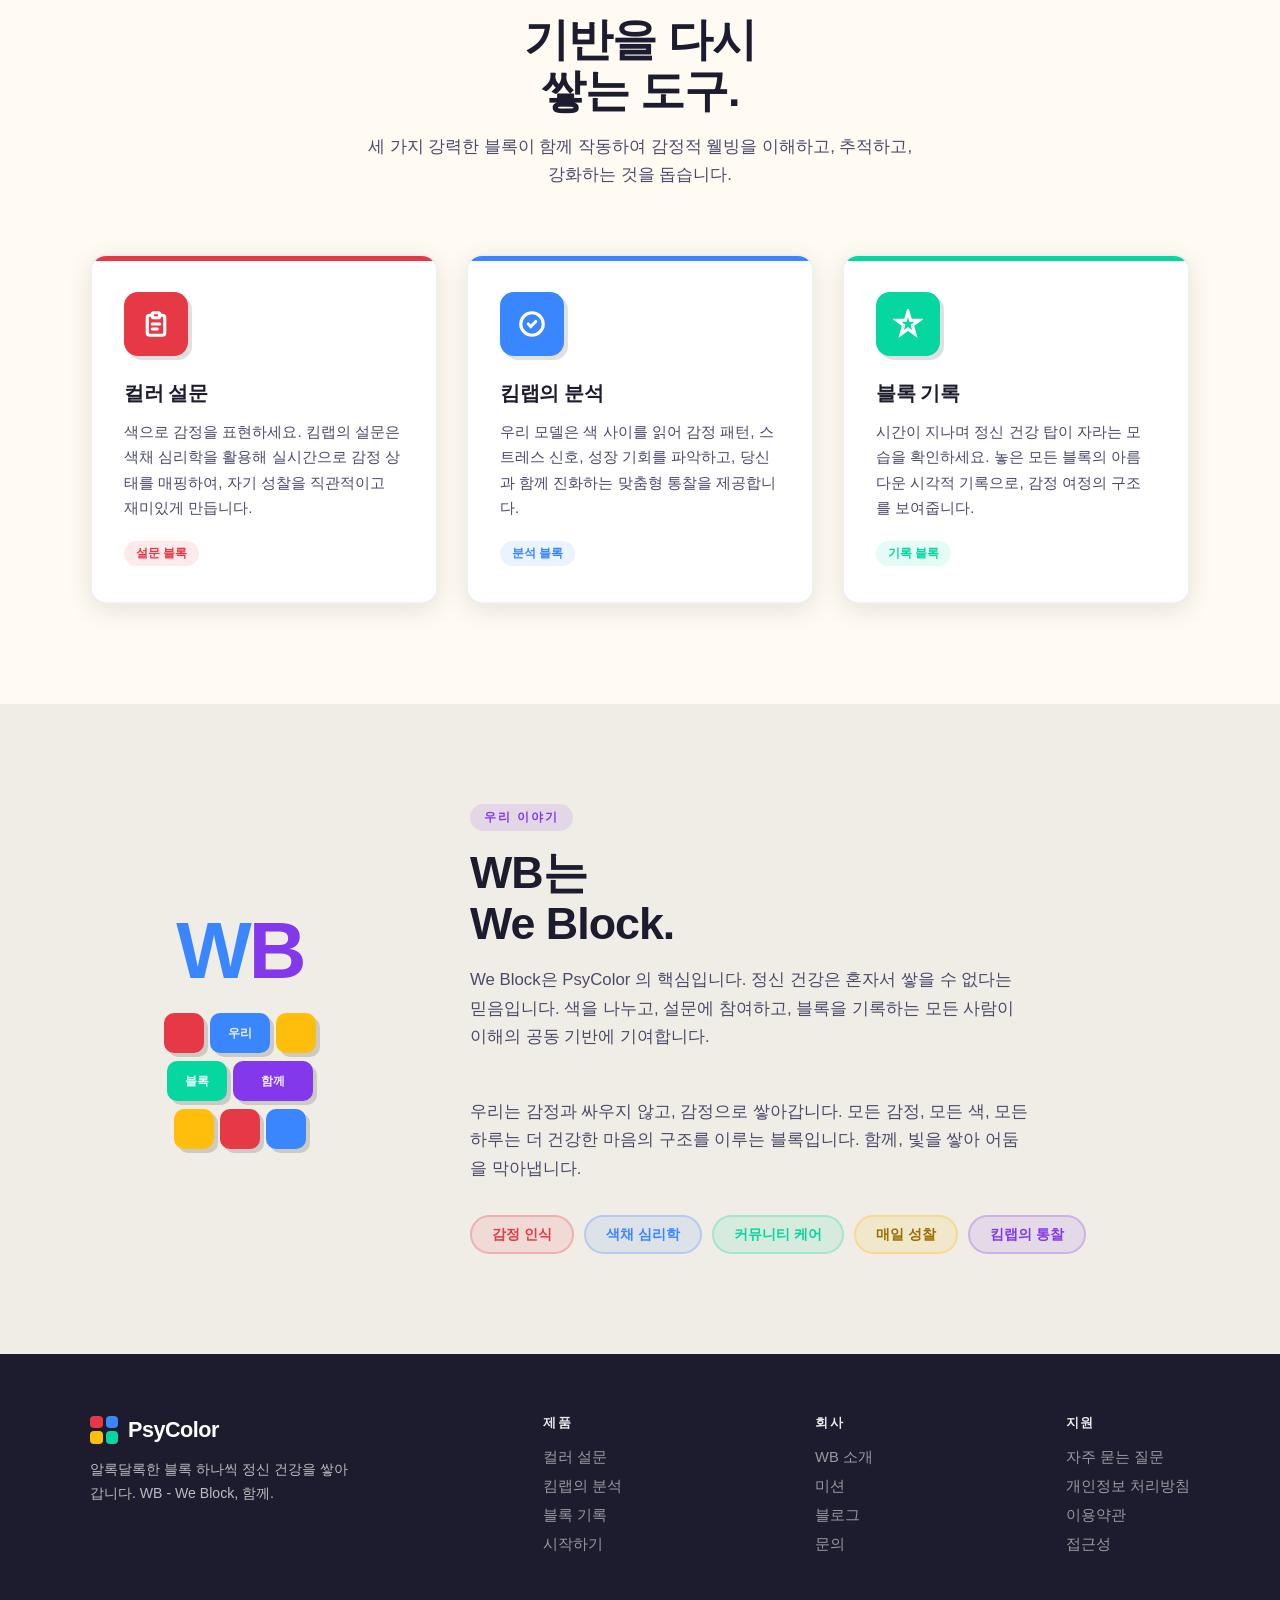
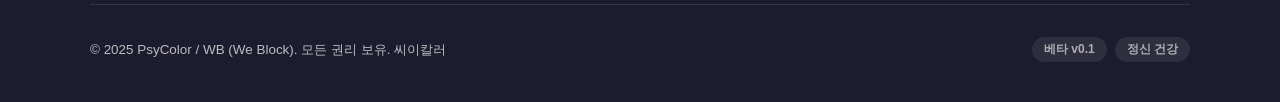
<file: WeBlock_landing_v1.html>
<!DOCTYPE html>
<html lang="ko">
<head>
  <meta charset="UTF-8" />
  <meta name="viewport" content="width=device-width, initial-scale=1.0" />
  <title>WeBlock - 당신의 마음을 쌓는 블록</title>
  <style>
    *, *::before, *::after { box-sizing: border-box; margin: 0; padding: 0; }

    :root {
      --red:    #E63946;
      --blue:   #3A86FF;
      --yellow: #FFBE0B;
      --green:  #06D6A0;
      --purple: #8338EC;
      --cream:  #FFFBF2;
      --dark:   #1C1C2E;
      --mid:    #4A4A6A;
      --light:  #F0EDE6;
      --radius: 16px;
      --shadow: 0 6px 24px rgba(0,0,0,0.10);
    }

    html { scroll-behavior: smooth; }

    body {
      font-family: 'Trebuchet MS', 'Gill Sans', 'Segoe UI', sans-serif;
      background: var(--cream);
      color: var(--dark);
      overflow-x: hidden;
    }

    /* ──────────────── NAV ──────────────── */
    nav {
      position: fixed; top: 0; left: 0; right: 0; z-index: 999;
      display: flex; align-items: center; justify-content: space-between;
      padding: 16px 40px;
      background: rgba(255, 251, 242, 0.85);
      backdrop-filter: blur(12px);
      border-bottom: 2px solid rgba(0,0,0,0.06);
      transition: box-shadow 0.3s;
    }
    nav.scrolled { box-shadow: 0 4px 20px rgba(0,0,0,0.10); }

    .nav-logo {
      display: flex; align-items: center; gap: 10px;
      font-size: 1.35rem; font-weight: 900; letter-spacing: -0.5px;
      text-decoration: none; color: var(--dark);
    }
    .nav-logo .logo-blocks {
      display: grid; grid-template-columns: 1fr 1fr; gap: 3px;
      width: 28px; height: 28px;
    }
    .nav-logo .logo-blocks span {
      border-radius: 4px;
      display: block;
    }
    .lb1 { background: var(--red); }
    .lb2 { background: var(--blue); }
    .lb3 { background: var(--yellow); }
    .lb4 { background: var(--green); }

    .nav-links {
      display: flex; gap: 28px; list-style: none;
    }
    .nav-links a {
      text-decoration: none; color: var(--mid);
      font-size: 0.95rem; font-weight: 600;
      transition: color 0.2s;
    }
    .nav-links a:hover { color: var(--dark); }

    .nav-cta {
      background: var(--dark); color: #fff;
      padding: 10px 24px; border-radius: 50px;
      font-size: 0.9rem; font-weight: 700;
      text-decoration: none; border: none; cursor: pointer;
      transition: background 0.25s, transform 0.2s, box-shadow 0.2s;
      box-shadow: 4px 4px 0 var(--blue);
    }
    .nav-cta:hover {
      background: var(--blue);
      transform: translate(-2px, -2px);
      box-shadow: 6px 6px 0 var(--dark);
    }

    /* ──────────────── HERO ──────────────── */
    .hero {
      min-height: 100vh;
      display: flex; align-items: center;
      padding: 120px 40px 80px;
      position: relative; overflow: hidden;
    }

    .hero-bg-blocks {
      position: absolute; inset: 0; pointer-events: none; z-index: 0;
    }
    .bg-block {
      position: absolute; border-radius: 12px; opacity: 0.18;
      animation: floatBlock 6s ease-in-out infinite;
    }
    .bg-block:nth-child(1)  { width:70px;  height:70px;  background:var(--red);    top:10%; left:5%;   animation-delay:0s; }
    .bg-block:nth-child(2)  { width:45px;  height:45px;  background:var(--yellow); top:20%; left:88%;  animation-delay:1s; }
    .bg-block:nth-child(3)  { width:90px;  height:90px;  background:var(--blue);   top:60%; left:3%;   animation-delay:2s; }
    .bg-block:nth-child(4)  { width:55px;  height:55px;  background:var(--green);  top:75%; left:90%;  animation-delay:0.5s; }
    .bg-block:nth-child(5)  { width:40px;  height:40px;  background:var(--purple); top:85%; left:50%;  animation-delay:1.5s; }
    .bg-block:nth-child(6)  { width:60px;  height:60px;  background:var(--yellow); top:40%; left:92%;  animation-delay:3s; }
    .bg-block:nth-child(7)  { width:35px;  height:35px;  background:var(--red);    top:50%; left:8%;   animation-delay:2.5s; }

    @keyframes floatBlock {
      0%,100% { transform: translateY(0) rotate(0deg); }
      50%      { transform: translateY(-20px) rotate(8deg); }
    }

    .hero-inner {
      max-width: 1200px; margin: 0 auto; width: 100%;
      display: flex; align-items: center; justify-content: space-between;
      gap: 60px; position: relative; z-index: 1;
    }

    .hero-text { flex: 1; }

    .hero-badge {
      display: inline-flex; align-items: center; gap: 8px;
      background: var(--yellow); color: var(--dark);
      padding: 6px 16px; border-radius: 50px;
      font-size: 0.8rem; font-weight: 800; letter-spacing: 0.5px;
      margin-bottom: 24px;
      box-shadow: 3px 3px 0 rgba(0,0,0,0.15);
    }
    .hero-badge .dot { width: 8px; height: 8px; border-radius: 50%; background: var(--dark); }

    .hero-title {
      font-size: clamp(2.2rem, 5vw, 4.2rem);
      font-weight: 900;
      line-height: 1.1;
      letter-spacing: -1.5px;
      margin-bottom: 20px;
      color: var(--dark);
    }
    .hero-title .highlight-red   { color: var(--red); }
    .hero-title .highlight-blue  { color: var(--blue); }
    .hero-title .highlight-green { color: var(--green); }

    .hero-subtitle-kr {
      font-size: 1.1rem; color: var(--mid); margin-bottom: 16px;
      font-style: italic;
    }

    .hero-desc {
      font-size: 1.05rem; color: var(--mid);
      line-height: 1.7; max-width: 480px; margin-bottom: 36px;
    }

    .hero-buttons {
      display: flex; gap: 14px; flex-wrap: wrap;
    }
    .btn-primary {
      background: var(--dark); color: #fff;
      padding: 14px 32px; border-radius: 50px;
      font-size: 1rem; font-weight: 700;
      text-decoration: none; border: none; cursor: pointer;
      transition: all 0.2s;
      box-shadow: 5px 5px 0 var(--purple);
    }
    .btn-primary:hover {
      transform: translate(-2px,-2px);
      box-shadow: 7px 7px 0 var(--purple);
    }
    .btn-secondary {
      background: transparent; color: var(--dark);
      padding: 14px 32px; border-radius: 50px;
      font-size: 1rem; font-weight: 700;
      text-decoration: none; border: 2.5px solid var(--dark);
      cursor: pointer; transition: all 0.2s;
    }
    .btn-secondary:hover {
      background: var(--dark); color: #fff;
    }

    /* ──────────────── GLOBE CHARACTER ──────────────── */
    .hero-visual {
      flex: 0 0 420px; display: flex;
      align-items: center; justify-content: center;
      position: relative;
    }

    .globe-scene {
      position: relative;
      width: 320px; height: 380px;
      display: flex; align-items: center; justify-content: center;
    }

    .globe-body {
      width: 200px; height: 200px; border-radius: 50%;
      background: radial-gradient(circle at 38% 32%, #5DADE2, #1A6FA8 55%, #0D4F7A);
      position: relative;
      animation: floatGlobe 3.5s ease-in-out infinite;
      box-shadow:
        inset -20px -20px 40px rgba(0,0,0,0.25),
        inset 10px 10px 30px rgba(255,255,255,0.15),
        0 30px 60px rgba(58,134,255,0.30);
      overflow: hidden;
    }

    /* Land masses */
    .globe-body::before {
      content: '';
      position: absolute;
      width: 70px; height: 55px;
      background: var(--green);
      border-radius: 50% 60% 50% 60%;
      top: 30px; left: 35px;
      opacity: 0.85;
      box-shadow: 50px 35px 0 38px rgba(6,214,160,0.7),
                  -10px 70px 0 25px rgba(6,214,160,0.65);
    }
    .globe-body::after {
      content: '';
      position: absolute;
      width: 40px; height: 30px;
      background: rgba(6,214,160,0.6);
      border-radius: 50%;
      bottom: 50px; right: 30px;
    }

    /* Globe face */
    .globe-face {
      position: absolute; top: 50%; left: 50%;
      transform: translate(-50%, -55%);
      width: 130px; height: 100px;
      z-index: 2;
    }
    .globe-eyes {
      display: flex; justify-content: center; gap: 34px;
      margin-bottom: 14px;
    }
    .globe-eye {
      width: 20px; height: 22px; background: var(--dark);
      border-radius: 50%;
      position: relative;
      animation: blink 4s ease-in-out infinite;
    }
    .globe-eye::after {
      content: '';
      width: 6px; height: 6px;
      background: #fff; border-radius: 50%;
      position: absolute; top: 3px; left: 4px;
    }
    @keyframes blink {
      0%,45%,55%,100% { transform: scaleY(1); }
      50%              { transform: scaleY(0.1); }
    }

    .globe-smile {
      width: 60px; height: 30px;
      border: 4px solid var(--dark);
      border-top: none; border-radius: 0 0 50px 50px;
      margin: 0 auto;
    }

    /* Globe cheeks */
    .globe-cheeks {
      display: flex; justify-content: space-between; padding: 0 14px;
      margin-top: 6px;
    }
    .cheek {
      width: 18px; height: 11px;
      background: rgba(230,57,70,0.55);
      border-radius: 50%;
    }

    /* Globe shadow */
    .globe-shadow {
      position: absolute;
      bottom: 20px; left: 50%;
      transform: translateX(-50%);
      width: 140px; height: 18px;
      background: rgba(0,0,0,0.12);
      border-radius: 50%;
      animation: shadowPulse 3.5s ease-in-out infinite;
    }

    @keyframes floatGlobe {
      0%,100% { transform: translateY(0); }
      50%      { transform: translateY(-22px); }
    }
    @keyframes shadowPulse {
      0%,100% { transform: translateX(-50%) scaleX(1) scaleY(1); opacity:0.12; }
      50%      { transform: translateX(-50%) scaleX(0.75) scaleY(0.7); opacity:0.06; }
    }

    /* Stacked blocks around globe */
    .stack-blocks {
      position: absolute; bottom: 10px; left: 50%;
      transform: translateX(-50%);
      display: flex; flex-direction: column; align-items: center; gap: 5px;
    }
    .s-block {
      border-radius: 10px;
      display: flex; align-items: center; justify-content: center;
      font-weight: 900; font-size: 1rem; color: rgba(255,255,255,0.9);
      letter-spacing: 1px;
      animation: blockBounce 3s ease-in-out infinite;
    }
    .sb1 { width:120px; height:36px; background:var(--blue);   box-shadow: 4px 4px 0 rgba(0,0,0,0.18); animation-delay:0s; }
    .sb2 { width:105px; height:36px; background:var(--green);  box-shadow: 4px 4px 0 rgba(0,0,0,0.18); animation-delay:0.15s; }
    .sb3 { width: 90px; height:36px; background:var(--purple); box-shadow: 4px 4px 0 rgba(0,0,0,0.18); animation-delay:0.3s; }

    @keyframes blockBounce {
      0%,100% { transform: translateY(0); }
      50%      { transform: translateY(-5px); }
    }

    /* Side floating blocks */
    .side-block {
      position: absolute;
      border-radius: 10px;
      animation: floatBlock 5s ease-in-out infinite;
    }
    .side-block.bl1 { width:50px;height:50px; background:var(--red);    top:5%;  left:-20px; animation-delay:0s; box-shadow: 4px 4px 0 rgba(0,0,0,0.15); }
    .side-block.bl2 { width:40px;height:40px; background:var(--yellow); top:15%; right:-10px;animation-delay:1s; box-shadow: 4px 4px 0 rgba(0,0,0,0.15); }
    .side-block.bl3 { width:35px;height:35px; background:var(--purple); top:60%; right:-15px;animation-delay:2s; box-shadow: 4px 4px 0 rgba(0,0,0,0.15); }

    /* ──────────────── SECTION SHARED ──────────────── */
    .section-tag {
      display: inline-block;
      font-size: 0.75rem; font-weight: 800; letter-spacing: 2px;
      text-transform: uppercase;
      padding: 5px 14px; border-radius: 50px;
      margin-bottom: 16px;
    }
    .tag-red    { background: rgba(230,57,70,0.12);  color: var(--red);    }
    .tag-blue   { background: rgba(58,134,255,0.12); color: var(--blue);   }
    .tag-green  { background: rgba(6,214,160,0.12);  color: var(--green);  }
    .tag-purple { background: rgba(131,56,236,0.12); color: var(--purple); }
    .tag-yellow { background: rgba(255,190,11,0.18); color: #B58A00;       }

    .section-heading {
      font-size: clamp(1.8rem, 3.5vw, 2.8rem);
      font-weight: 900; letter-spacing: -1px;
      line-height: 1.15; margin-bottom: 16px;
    }
    .section-sub {
      font-size: 1.05rem; color: var(--mid); line-height: 1.7; max-width: 560px;
    }

    section { padding: 100px 40px; }

    /* ──────────────── PROBLEM SECTION ──────────────── */
    #problem {
      background: var(--dark);
      color: #fff;
    }
    .problem-inner {
      max-width: 1100px; margin: 0 auto;
      display: flex; align-items: center; gap: 80px;
    }
    .problem-text { flex: 1; }
    .problem-text .section-sub { color: rgba(255,255,255,0.65); max-width: 440px; }

    .problem-points {
      margin-top: 32px;
      display: flex; flex-direction: column; gap: 14px;
    }
    .problem-point {
      display: flex; align-items: center; gap: 12px;
      font-size: 0.95rem; color: rgba(255,255,255,0.8);
    }
    .problem-point .pp-dot {
      width: 10px; height: 10px; border-radius: 3px; flex-shrink: 0;
    }

    /* JENGA TOWER */
    .jenga-wrapper {
      flex: 0 0 260px;
      display: flex; flex-direction: column;
      align-items: center; gap: 12px;
    }
    .jenga-label {
      font-size: 0.78rem; font-weight: 700; letter-spacing: 1px;
      color: rgba(255,255,255,0.4); text-transform: uppercase; text-align: center;
    }

    .jenga-tower {
      cursor: pointer;
      transform-origin: bottom center;
      transition: transform 0.15s;
      position: relative;
    }
    .jenga-tower.shaking {
      animation: jengaShake 0.6s ease-in-out;
    }
    @keyframes jengaShake {
      0%        { transform: rotate(0deg)   translateX(0); }
      15%       { transform: rotate(-3.5deg) translateX(-8px); }
      30%       { transform: rotate(3deg)   translateX(8px); }
      45%       { transform: rotate(-2.5deg) translateX(-6px); }
      60%       { transform: rotate(2deg)   translateX(5px); }
      75%       { transform: rotate(-1deg)  translateX(-3px); }
      90%       { transform: rotate(0.8deg) translateX(2px); }
      100%      { transform: rotate(0deg)   translateX(0); }
    }

    .j-row {
      display: flex; justify-content: center; gap: 4px;
      margin-bottom: 4px; position: relative;
    }
    .j-piece {
      height: 18px; border-radius: 5px;
      transition: transform 0.2s, box-shadow 0.2s;
    }
    .j-row.horizontal .j-piece { width: 58px; }
    .j-row.vertical   { gap: 0; }
    .j-row.vertical .j-piece { width: 18px; margin: 0 2px; }

    .j-piece.red    { background: var(--red);    box-shadow: 2px 2px 0 rgba(0,0,0,0.3); }
    .j-piece.blue   { background: var(--blue);   box-shadow: 2px 2px 0 rgba(0,0,0,0.3); }
    .j-piece.yellow { background: var(--yellow); box-shadow: 2px 2px 0 rgba(0,0,0,0.3); }
    .j-piece.green  { background: var(--green);  box-shadow: 2px 2px 0 rgba(0,0,0,0.3); }
    .j-piece.purple { background: var(--purple); box-shadow: 2px 2px 0 rgba(0,0,0,0.3); }
    .j-piece.gray   { background: #555;          box-shadow: 2px 2px 0 rgba(0,0,0,0.3); }
    .j-piece.ghost  { background: transparent; border: 2px dashed rgba(255,255,255,0.15); box-shadow: none; }

    /* Tilted rows for instability */
    .j-row.tilt-l { transform: rotate(-2deg) translateX(-3px); }
    .j-row.tilt-r { transform: rotate(2.5deg) translateX(4px); }
    .j-row.tilt-ll { transform: rotate(-4deg) translateX(-6px); }
    .j-row.tilt-rr { transform: rotate(5deg) translateX(7px); }

    /* ──────────────── FEATURES ──────────────── */
    #features { background: var(--cream); }
    .features-inner { max-width: 1100px; margin: 0 auto; }
    .features-header { text-align: center; margin-bottom: 64px; }
    .features-header .section-sub { margin: 0 auto; }

    .features-grid {
      display: grid; grid-template-columns: repeat(auto-fit, minmax(280px, 1fr));
      gap: 28px;
    }

    .feature-card {
      background: #fff;
      border-radius: var(--radius);
      padding: 36px 32px;
      border: 2px solid rgba(0,0,0,0.06);
      box-shadow: var(--shadow);
      transition: transform 0.25s, box-shadow 0.25s;
      position: relative; overflow: hidden;
    }
    .feature-card::before {
      content: '';
      position: absolute; top: 0; left: 0; right: 0; height: 5px;
      border-radius: var(--radius) var(--radius) 0 0;
    }
    .card-red::before    { background: var(--red); }
    .card-blue::before   { background: var(--blue); }
    .card-green::before  { background: var(--green); }

    .feature-card:hover {
      transform: translateY(-8px);
      box-shadow: 0 20px 48px rgba(0,0,0,0.12), 0 0 0 2px rgba(0,0,0,0.08);
    }

    .feature-icon-block {
      width: 64px; height: 64px; border-radius: 14px;
      display: flex; align-items: center; justify-content: center;
      margin-bottom: 24px;
      box-shadow: 4px 4px 0 rgba(0,0,0,0.12);
    }
    .icon-red    { background: var(--red); }
    .icon-blue   { background: var(--blue); }
    .icon-green  { background: var(--green); }

    .feature-icon-block svg { width: 30px; height: 30px; }

    .feature-title {
      font-size: 1.25rem; font-weight: 800;
      margin-bottom: 12px; letter-spacing: -0.4px;
    }
    .feature-desc {
      font-size: 0.95rem; color: var(--mid); line-height: 1.68;
    }

    .feature-tag {
      display: inline-block;
      margin-top: 20px;
      font-size: 0.78rem; font-weight: 700;
      padding: 4px 12px; border-radius: 20px;
    }
    .ft-red    { background: rgba(230,57,70,0.1);  color: var(--red); }
    .ft-blue   { background: rgba(58,134,255,0.1); color: var(--blue); }
    .ft-green  { background: rgba(6,214,160,0.1);  color: var(--green); }

    /* ──────────────── BRAND STORY ──────────────── */
    #brand { background: var(--light); }
    .brand-inner {
      max-width: 1100px; margin: 0 auto;
      display: flex; align-items: center; gap: 80px;
    }

    .wb-visual {
      flex: 0 0 300px;
      display: flex; flex-direction: column; align-items: center; gap: 4px;
    }

    .wb-title-big {
      font-size: 5rem; font-weight: 900; letter-spacing: -3px;
      color: var(--dark); margin-bottom: 12px;
      text-align: center;
    }
    .wb-title-big span:first-child { color: var(--blue); }
    .wb-title-big span:last-child  { color: var(--purple); }

    .wb-blocks-row {
      display: flex; gap: 6px; margin-bottom: 4px;
    }
    .wb-block {
      border-radius: 10px;
      display: flex; align-items: center; justify-content: center;
      font-weight: 900; font-size: 0.75rem; color: rgba(255,255,255,0.9);
      box-shadow: 4px 4px 0 rgba(0,0,0,0.15);
      transition: transform 0.2s;
    }
    .wb-block:hover { transform: translateY(-4px); }
    .w40 { width:40px; height:40px; }
    .w60 { width:60px; height:40px; }
    .w80 { width:80px; height:40px; }

    .brand-text { flex: 1; }
    .brand-text .section-sub { margin-bottom: 28px; }

    .we-block-pills {
      display: flex; flex-wrap: wrap; gap: 10px;
    }
    .wb-pill {
      padding: 8px 20px; border-radius: 50px;
      font-size: 0.88rem; font-weight: 700;
      border: 2px solid transparent;
    }
    .pill-r { background: rgba(230,57,70,0.1);  color:var(--red);    border-color: rgba(230,57,70,0.25); }
    .pill-b { background: rgba(58,134,255,0.1); color:var(--blue);   border-color: rgba(58,134,255,0.25); }
    .pill-g { background: rgba(6,214,160,0.1);  color:var(--green);  border-color: rgba(6,214,160,0.25); }
    .pill-y { background: rgba(255,190,11,0.12);color:#9A6D00;       border-color: rgba(255,190,11,0.3); }
    .pill-p { background: rgba(131,56,236,0.1); color:var(--purple); border-color: rgba(131,56,236,0.25); }

    /* ──────────────── FOOTER ──────────────── */
    footer {
      background: var(--dark); color: rgba(255,255,255,0.7);
      padding: 60px 40px 40px;
    }
    .footer-inner {
      max-width: 1100px; margin: 0 auto;
    }
    .footer-top {
      display: flex; justify-content: space-between; align-items: flex-start;
      gap: 40px; flex-wrap: wrap;
      padding-bottom: 40px;
      border-bottom: 1px solid rgba(255,255,255,0.1);
      margin-bottom: 32px;
    }
    .footer-brand .nav-logo { color: #fff; margin-bottom: 14px; }
    .footer-brand p { font-size: 0.88rem; line-height: 1.7; max-width: 260px; }

    .footer-links-col h4 {
      font-size: 0.82rem; font-weight: 800; letter-spacing: 1.5px;
      text-transform: uppercase; color: rgba(255,255,255,0.9);
      margin-bottom: 16px;
    }
    .footer-links-col ul { list-style: none; }
    .footer-links-col ul li { margin-bottom: 10px; }
    .footer-links-col ul a {
      color: rgba(255,255,255,0.55); text-decoration: none;
      font-size: 0.92rem; transition: color 0.2s;
    }
    .footer-links-col ul a:hover { color: #fff; }

    .footer-bottom {
      display: flex; justify-content: space-between; align-items: center;
      flex-wrap: wrap; gap: 12px;
    }
    .footer-bottom p { font-size: 0.84rem; }
    .footer-badges { display: flex; gap: 8px; }
    .f-badge {
      padding: 4px 12px; border-radius: 20px;
      font-size: 0.75rem; font-weight: 700;
      background: rgba(255,255,255,0.08); color: rgba(255,255,255,0.6);
    }

    /* ──────────────── REVEAL ANIMATION ──────────────── */
    .reveal {
      opacity: 0;
      transform: translateY(32px);
      transition: opacity 0.65s ease, transform 0.65s ease;
    }
    .reveal.revealed {
      opacity: 1;
      transform: translateY(0);
    }
    .reveal-d1 { transition-delay: 0.1s; }
    .reveal-d2 { transition-delay: 0.2s; }
    .reveal-d3 { transition-delay: 0.3s; }

    /* ──────────────── RESPONSIVE ──────────────── */
    @media (max-width: 900px) {
      nav { padding: 14px 20px; }
      .nav-links { display: none; }
      .hero { padding: 100px 24px 60px; }
      .hero-inner { flex-direction: column; align-items: flex-start; gap: 40px; }
      .hero-visual { align-self: center; }
      .problem-inner { flex-direction: column; gap: 48px; }
      .brand-inner { flex-direction: column; gap: 48px; }
      .wb-visual { flex: unset; }
      section { padding: 72px 24px; }
      .features-grid { grid-template-columns: 1fr; }
      .footer-top { flex-direction: column; }
    }
    @media (max-width: 480px) {
      .hero-visual { display: none; }
    }
  </style>
</head>
<body>

  <!-- ──────────────── NAV ──────────────── -->
  <nav id="mainNav">
    <a href="#" class="nav-logo">
      <div class="logo-blocks">
        <span class="lb1"></span><span class="lb2"></span>
        <span class="lb3"></span><span class="lb4"></span>
      </div>
      WeBlock
    </a>
    <ul class="nav-links">
      <li><a href="#problem">문제</a></li>
      <li><a href="#features">기능</a></li>
      <li><a href="#brand">우리 이야기</a></li>
    </ul>
    <a href="#features" class="nav-cta">시작하기</a>
  </nav>

  <!-- ──────────────── HERO ──────────────── -->
  <section class="hero" id="home">
    <div class="hero-bg-blocks">
      <div class="bg-block"></div><div class="bg-block"></div>
      <div class="bg-block"></div><div class="bg-block"></div>
      <div class="bg-block"></div><div class="bg-block"></div>
      <div class="bg-block"></div>
    </div>

    <div class="hero-inner">
      <div class="hero-text reveal">
        <div class="hero-badge"><span class="dot"></span> 베타 진행 중</div>
        <h1 class="hero-title">
          당신의<br/>
          <span class="highlight-red">마음</span>을 쌓는<br/>
          <span class="highlight-blue">블록</span><span class="highlight-green">.</span>
        </h1>
        <p class="hero-subtitle-kr">마음을 쌓아가는 블록 - 싸이칼러</p>
        <p class="hero-desc">
          PsyColor WeBlock 은 블록 기반의 재미있는 정신 건강 도구로
          감정의 지형을 이해하도록 돕습니다.
          블록 하나씩, 더 단단한 마음을 쌓아가세요.
        </p>
        <div class="hero-buttons">
          <a href="#features" class="btn-primary">시작하기</a>
          <a href="#brand" class="btn-secondary">우리 이야기</a>
        </div>
      </div>

      <div class="hero-visual">
        <div class="globe-scene">
          <div class="side-block bl1"></div>
          <div class="side-block bl2"></div>
          <div class="side-block bl3"></div>

          <div class="globe-body">
            <div class="globe-face">
              <div class="globe-eyes">
                <div class="globe-eye"></div>
                <div class="globe-eye"></div>
              </div>
              <div class="globe-cheeks">
                <div class="cheek"></div>
                <div class="cheek"></div>
              </div>
              <div class="globe-smile"></div>
            </div>
          </div>

          <div class="stack-blocks">
            <div class="s-block sb1">WE BLOCK</div>
            <div class="s-block sb2">PSYCOLOR</div>
            <div class="s-block sb3">킴랩</div>
          </div>

          <div class="globe-shadow"></div>
        </div>
      </div>
    </div>
  </section>

  <!-- ──────────────── PROBLEM ──────────────── -->
  <section id="problem">
    <div class="problem-inner">
      <div class="problem-text reveal">
        <span class="section-tag tag-red">문제</span>
        <h2 class="section-heading" style="color:#fff;">
          감정이<br/>불안정해질 때.
        </h2>
        <p class="section-sub">
          젠가 탑처럼, 핵심 감정 블록이 다뤄지지 않으면
          우리의 정신 건강은 약해질 수 있습니다.
          잘못된 블록 하나를 빼면 모든 것이 무너집니다.
        </p>
        <div class="problem-points">
          <div class="problem-point"><div class="pp-dot" style="background:var(--red)"></div>추적되지 않은 감정 패턴은 보이지 않는 스트레스를 쌓습니다</div>
          <div class="problem-point"><div class="pp-dot" style="background:var(--yellow)"></div>억눌린 감정은 중요한 지지 블록을 제거합니다</div>
          <div class="problem-point"><div class="pp-dot" style="background:var(--blue)"></div>통찰 없이는 탑이 예고 없이 무너집니다</div>
        </div>
      </div>

      <div class="jenga-wrapper reveal reveal-d2">
        <div class="jenga-tower" id="jengaTower">

          <!-- Row 1 - bottom, stable -->
          <div class="j-row horizontal">
            <div class="j-piece blue"></div>
            <div class="j-piece blue"></div>
            <div class="j-piece blue"></div>
          </div>
          <!-- Row 2 -->
          <div class="j-row vertical">
            <div class="j-piece green"></div>
            <div class="j-piece green"></div>
            <div class="j-piece green"></div>
          </div>
          <!-- Row 3 -->
          <div class="j-row horizontal">
            <div class="j-piece purple"></div>
            <div class="j-piece purple"></div>
            <div class="j-piece purple"></div>
          </div>
          <!-- Row 4 - slight tilt -->
          <div class="j-row vertical tilt-l">
            <div class="j-piece yellow"></div>
            <div class="j-piece yellow"></div>
            <div class="j-piece gray"></div>
          </div>
          <!-- Row 5 -->
          <div class="j-row horizontal tilt-r">
            <div class="j-piece red"></div>
            <div class="j-piece red"></div>
            <div class="j-piece red"></div>
          </div>
          <!-- Row 6 - one missing -->
          <div class="j-row vertical tilt-l">
            <div class="j-piece blue"></div>
            <div class="j-piece ghost"></div>
            <div class="j-piece blue"></div>
          </div>
          <!-- Row 7 - more tilt -->
          <div class="j-row horizontal tilt-rr">
            <div class="j-piece green"></div>
            <div class="j-piece green"></div>
            <div class="j-piece ghost"></div>
          </div>
          <!-- Row 8 - very unstable -->
          <div class="j-row vertical tilt-ll">
            <div class="j-piece ghost"></div>
            <div class="j-piece purple"></div>
            <div class="j-piece purple"></div>
          </div>
          <!-- Row 9 - top, precarious -->
          <div class="j-row horizontal tilt-rr">
            <div class="j-piece yellow"></div>
            <div class="j-piece ghost"></div>
            <div class="j-piece ghost"></div>
          </div>
          <!-- Row 10 - tippy top -->
          <div class="j-row vertical" style="transform:rotate(8deg) translateX(12px)">
            <div class="j-piece red"></div>
            <div class="j-piece ghost"></div>
          </div>

        </div>
        <p class="jenga-label">마우스를 올리면 흔들림</p>
      </div>
    </div>
  </section>

  <!-- ──────────────── FEATURES ──────────────── -->
  <section id="features">
    <div class="features-inner">
      <div class="features-header reveal">
        <span class="section-tag tag-blue">기능</span>
        <h2 class="section-heading">기반을 다시<br/>쌓는 도구.</h2>
        <p class="section-sub">
          세 가지 강력한 블록이 함께 작동하여
          감정적 웰빙을 이해하고, 추적하고, 강화하는 것을 돕습니다.
        </p>
      </div>

      <div class="features-grid">
        <!-- Card 1 -->
        <div class="feature-card card-red reveal reveal-d1">
          <div class="feature-icon-block icon-red">
            <svg viewBox="0 0 24 24" fill="none" stroke="white" stroke-width="2.5" stroke-linecap="round">
              <path d="M9 5H7a2 2 0 00-2 2v12a2 2 0 002 2h10a2 2 0 002-2V7a2 2 0 00-2-2h-2"/>
              <rect x="9" y="3" width="6" height="4" rx="1"/>
              <line x1="9" y1="12" x2="15" y2="12"/>
              <line x1="9" y1="16" x2="13" y2="16"/>
            </svg>
          </div>
          <h3 class="feature-title">컬러 설문</h3>
          <p class="feature-desc">
            색으로 감정을 표현하세요. 킴랩의 설문은
            색채 심리학을 활용해 실시간으로 감정 상태를 매핑하여,
            자기 성찰을 직관적이고 재미있게 만듭니다.
          </p>
          <span class="feature-tag ft-red">설문 블록</span>
        </div>

        <!-- Card 2 -->
        <div class="feature-card card-blue reveal reveal-d2">
          <div class="feature-icon-block icon-blue">
            <svg viewBox="0 0 24 24" fill="none" stroke="white" stroke-width="2.5" stroke-linecap="round">
              <path d="M21 12a9 9 0 11-18 0 9 9 0 0118 0z"/>
              <path d="M9 12l2 2 4-4"/>
            </svg>
          </div>
          <h3 class="feature-title">킴랩의 분석</h3>
          <p class="feature-desc">
            우리 모델은 색 사이를 읽어 감정 패턴,
            스트레스 신호, 성장 기회를 파악하고,
            당신과 함께 진화하는 맞춤형 통찰을 제공합니다.
          </p>
          <span class="feature-tag ft-blue">분석 블록</span>
        </div>

        <!-- Card 3 -->
        <div class="feature-card card-green reveal reveal-d3">
          <div class="feature-icon-block icon-green">
            <svg viewBox="0 0 24 24" fill="none" stroke="white" stroke-width="2.5" stroke-linecap="round">
              <path d="M12 2l2 7h7l-5.5 4 2 7L12 16l-5.5 4 2-7L3 9h7z"/>
            </svg>
          </div>
          <h3 class="feature-title">블록 기록</h3>
          <p class="feature-desc">
            시간이 지나며 정신 건강 탑이 자라는 모습을 확인하세요.
            놓은 모든 블록의 아름다운 시각적 기록으로,
            감정 여정의 구조를 보여줍니다.
          </p>
          <span class="feature-tag ft-green">기록 블록</span>
        </div>
      </div>
    </div>
  </section>

  <!-- ──────────────── BRAND STORY ──────────────── -->
  <section id="brand">
    <div class="brand-inner">
      <div class="wb-visual reveal">
        <div class="wb-title-big"><span>W</span><span>B</span></div>
        <div class="wb-blocks-row">
          <div class="wb-block w40" style="background:var(--red)"></div>
          <div class="wb-block w60" style="background:var(--blue)">우리</div>
          <div class="wb-block w40" style="background:var(--yellow)"></div>
        </div>
        <div class="wb-blocks-row">
          <div class="wb-block w60" style="background:var(--green)">블록</div>
          <div class="wb-block w80" style="background:var(--purple)">함께</div>
        </div>
        <div class="wb-blocks-row">
          <div class="wb-block w40" style="background:var(--yellow)"></div>
          <div class="wb-block w40" style="background:var(--red)"></div>
          <div class="wb-block w40" style="background:var(--blue)"></div>
        </div>
      </div>

      <div class="brand-text reveal reveal-d2">
        <span class="section-tag tag-purple">우리 이야기</span>
        <h2 class="section-heading">WB는<br/>We Block.</h2>
        <p class="section-sub">
          We Block은 PsyColor 의 핵심입니다. 정신 건강은
          혼자서 쌓을 수 없다는 믿음입니다. 색을 나누고,
          설문에 참여하고, 블록을 기록하는 모든 사람이
          이해의 공동 기반에 기여합니다.
        </p>
        <br/>
        <p class="section-sub">
          우리는 감정과 싸우지 않고, 감정으로 쌓아갑니다.
          모든 감정, 모든 색, 모든 하루는
          더 건강한 마음의 구조를 이루는 블록입니다. 함께,
          빛을 쌓아 어둠을 막아냅니다.
        </p>
        <div class="we-block-pills" style="margin-top: 32px;">
          <span class="wb-pill pill-r">감정 인식</span>
          <span class="wb-pill pill-b">색채 심리학</span>
          <span class="wb-pill pill-g">커뮤니티 케어</span>
          <span class="wb-pill pill-y">매일 성찰</span>
          <span class="wb-pill pill-p">킴랩의 통찰</span>
        </div>
      </div>
    </div>
  </section>

  <!-- ──────────────── FOOTER ──────────────── -->
  <footer>
    <div class="footer-inner">
      <div class="footer-top">
        <div class="footer-brand">
          <div class="nav-logo" style="margin-bottom:14px;display:inline-flex;">
            <div class="logo-blocks">
              <span class="lb1"></span><span class="lb2"></span>
              <span class="lb3"></span><span class="lb4"></span>
            </div>
            PsyColor
          </div>
          <p>알록달록한 블록 하나씩 정신 건강을 쌓아갑니다. WB - We Block, 함께.</p>
        </div>

        <div class="footer-links-col">
          <h4>제품</h4>
          <ul>
            <li><a href="#">컬러 설문</a></li>
            <li><a href="#">킴랩의 분석</a></li>
            <li><a href="#">블록 기록</a></li>
            <li><a href="#">시작하기</a></li>
          </ul>
        </div>

        <div class="footer-links-col">
          <h4>회사</h4>
          <ul>
            <li><a href="#">WB 소개</a></li>
            <li><a href="#">미션</a></li>
            <li><a href="#">블로그</a></li>
            <li><a href="#">문의</a></li>
          </ul>
        </div>

        <div class="footer-links-col">
          <h4>지원</h4>
          <ul>
            <li><a href="#">자주 묻는 질문</a></li>
            <li><a href="#">개인정보 처리방침</a></li>
            <li><a href="#">이용약관</a></li>
            <li><a href="#">접근성</a></li>
          </ul>
        </div>
      </div>

      <div class="footer-bottom">
        <p>&copy; 2025 PsyColor / WB (We Block). 모든 권리 보유. 씨이칼러</p>
        <div class="footer-badges">
          <span class="f-badge">베타 v0.1</span>
          <span class="f-badge">정신 건강</span>
        </div>
      </div>
    </div>
  </footer>

  <script>
    // Nav scroll shadow
    const nav = document.getElementById('mainNav');
    window.addEventListener('scroll', () => {
      nav.classList.toggle('scrolled', window.scrollY > 20);
    });

    // Scroll reveal
    const revealEls = document.querySelectorAll('.reveal');
    const observer = new IntersectionObserver((entries) => {
      entries.forEach(e => {
        if (e.isIntersecting) {
          e.target.classList.add('revealed');
          observer.unobserve(e.target);
        }
      });
    }, { threshold: 0.12 });
    revealEls.forEach(el => observer.observe(el));

    // Jenga tower shake on hover + click
    const tower = document.getElementById('jengaTower');
    let shaking = false;

    function shakeTower() {
      if (shaking) return;
      shaking = true;
      tower.classList.add('shaking');
      setTimeout(() => {
        tower.classList.remove('shaking');
        shaking = false;
      }, 650);
    }

    tower.addEventListener('mouseenter', shakeTower);
    tower.addEventListener('click', shakeTower);

    // Auto-shake every 5 seconds when in view
    const problemSection = document.getElementById('problem');
    let autoShakeInterval = null;

    const problemObserver = new IntersectionObserver((entries) => {
      entries.forEach(e => {
        if (e.isIntersecting) {
          autoShakeInterval = setInterval(shakeTower, 4500);
        } else {
          clearInterval(autoShakeInterval);
        }
      });
    }, { threshold: 0.4 });
    problemObserver.observe(problemSection);

    // Smooth scroll for all internal links
    document.querySelectorAll('a[href^="#"]').forEach(a => {
      a.addEventListener('click', e => {
        const target = document.querySelector(a.getAttribute('href'));
        if (target) {
          e.preventDefault();
          target.scrollIntoView({ behavior: 'smooth', block: 'start' });
        }
      });
    });

    // Initial reveal for hero
    setTimeout(() => {
      document.querySelectorAll('.hero .reveal').forEach(el => el.classList.add('revealed'));
    }, 200);
  </script>

</body>
</html>
</file>
<file: css/psycolor_landing_mockup_v3.css>
/* Base Variables & Reset */
:root {
    --bg-color: #0f172a;
    --surface-color: #1e293b;
    --primary-gradient: linear-gradient(135deg, #6366f1 0%, #a855f7 100%);
    --text-main: #f8fafc;
    --text-dim: #94a3b8;
    --accent: #818cf8;
    --glass-bg: rgba(30, 41, 59, 0.7);
    --glass-border: rgba(255, 255, 255, 0.1);
}

* {
    margin: 0;
    padding: 0;
    box-sizing: border-box;
    font-family: 'Pretendard', -apple-system, BlinkMacSystemFont, 'Segoe UI', Roboto, sans-serif;
}

body {
    background-color: var(--bg-color);
    color: var(--text-main);
    line-height: 1.6;
    -webkit-font-smoothing: antialiased;
}

.container {
    width: 100%;
    max-width: 1000px;
    margin: 0 auto;
    padding: 0 40px;
}

/* Navigation */
header {
    padding: 30px 0;
    display: flex;
    justify-content: space-between;
    align-items: center;
}

.logo {
    font-size: 1.5rem;
    font-weight: 800;
    letter-spacing: -1px;
    display: flex;
    align-items: center;
}

.logo-icon {
    width: 32px;
    height: 32px;
    background: var(--primary-gradient);
    border-radius: 50%;
    margin-right: 12px;
}

.nav-links {
    display: flex;
    gap: 32px;
    font-size: 0.9rem;
    font-weight: 500;
    color: var(--text-dim);
}

.nav-links span {
    cursor: pointer;
    transition: color 0.2s;
}

.nav-links span:hover {
    color: var(--text-main);
}

/* Hero Section */
.hero {
    padding: 80px 0 40px 0;
    text-align: center;
}

.badge {
    display: inline-block;
    padding: 6px 16px;
    background: rgba(99, 102, 241, 0.1);
    border: 1px solid rgba(99, 102, 241, 0.3);
    border-radius: 20px;
    font-size: 0.85rem;
    color: var(--accent);
    font-weight: 600;
    margin-bottom: 24px;
}

h1 {
    font-size: 3.5rem;
    font-weight: 800;
    line-height: 1.3;
    margin-bottom: 24px;
    letter-spacing: -1px;
    word-break: keep-all;
}

.gradient-text {
    background: var(--primary-gradient);
    -webkit-background-clip: text;
    -webkit-text-fill-color: transparent;
}

.sub-copy {
    font-size: 1.15rem;
    color: var(--text-dim);
    max-width: 750px;
    margin: 0 auto 40px auto;
    word-break: keep-all;
}

/* Buttons */
.cta-group {
    display: flex;
    justify-content: center;
    gap: 16px;
}

.btn {
    padding: 16px 32px;
    border-radius: 8px;
    font-weight: 700;
    font-size: 1rem;
    text-decoration: none;
    cursor: pointer;
    transition: all 0.2s ease;
}

.btn-primary {
    background: var(--primary-gradient);
    color: white;
    box-shadow: 0 10px 20px -5px rgba(99, 102, 241, 0.4);
    border: none;
}

.btn-secondary {
    background: transparent;
    border: 1px solid var(--glass-border);
    color: white;
}

/* Target Audience Section (3 Pillars replaced) */
.features-grid {
    display: grid;
    grid-template-columns: repeat(3, 1fr);
    gap: 24px;
    margin-top: 60px;
    position: relative;
    z-index: 10;
    padding-bottom: 80px;
}

.feature-card {
    background: var(--glass-bg);
    backdrop-filter: blur(12px);
    -webkit-backdrop-filter: blur(12px);
    border: 1px solid var(--glass-border);
    padding: 32px 24px;
    border-radius: 16px;
    text-align: left;
}

.target-tag {
    display: inline-block;
    padding: 4px 12px;
    background: rgba(255, 255, 255, 0.05);
    border-radius: 4px;
    font-size: 0.8rem;
    color: var(--text-dim);
    margin-bottom: 16px;
}

.feature-card h3 {
    font-size: 1.4rem;
    margin-bottom: 16px;
    color: var(--text-main);
    line-height: 1.4;
}

.feature-card p {
    font-size: 0.95rem;
    color: var(--text-dim);
    line-height: 1.6;
}

/* Timeline Dashboard Graphic */
.dashboard-mockup {
    background: var(--surface-color);
    border-radius: 16px;
    border: 1px solid var(--glass-border);
    padding: 40px;
    height: auto;
    position: relative;
    overflow: hidden;
    box-shadow: 0 20px 40px rgba(0, 0, 0, 0.3);
    margin-bottom: 80px;
}

.security-banner {
    background: linear-gradient(rgba(15, 23, 42, 0.85), rgba(15, 23, 42, 0.85)), url('https://images.unsplash.com/photo-1550751827-4bd374c3f58b?auto=format&fit=crop&q=80&w=1000');
    background-size: cover;
    background-position: center;
    padding: 80px 40px;
    border-radius: 24px;
    border: 1px solid rgba(99, 102, 241, 0.2);
    text-align: center;
    margin-bottom: 80px;
}

.security-banner h2 {
    font-size: 2.2rem;
    margin-bottom: 16px;
}

/* Footer CTA */
.footer-cta {
    padding: 80px 0;
    text-align: center;
    border-top: 1px solid var(--glass-border);
}

.footer-cta h2 {
    font-size: 2.2rem;
    margin-bottom: 24px;
}

footer {
    padding: 40px 0;
    text-align: center;
    font-size: 0.9rem;
    color: var(--text-dim);
    border-top: 1px solid rgba(255, 255, 255, 0.05);
}
</file>
